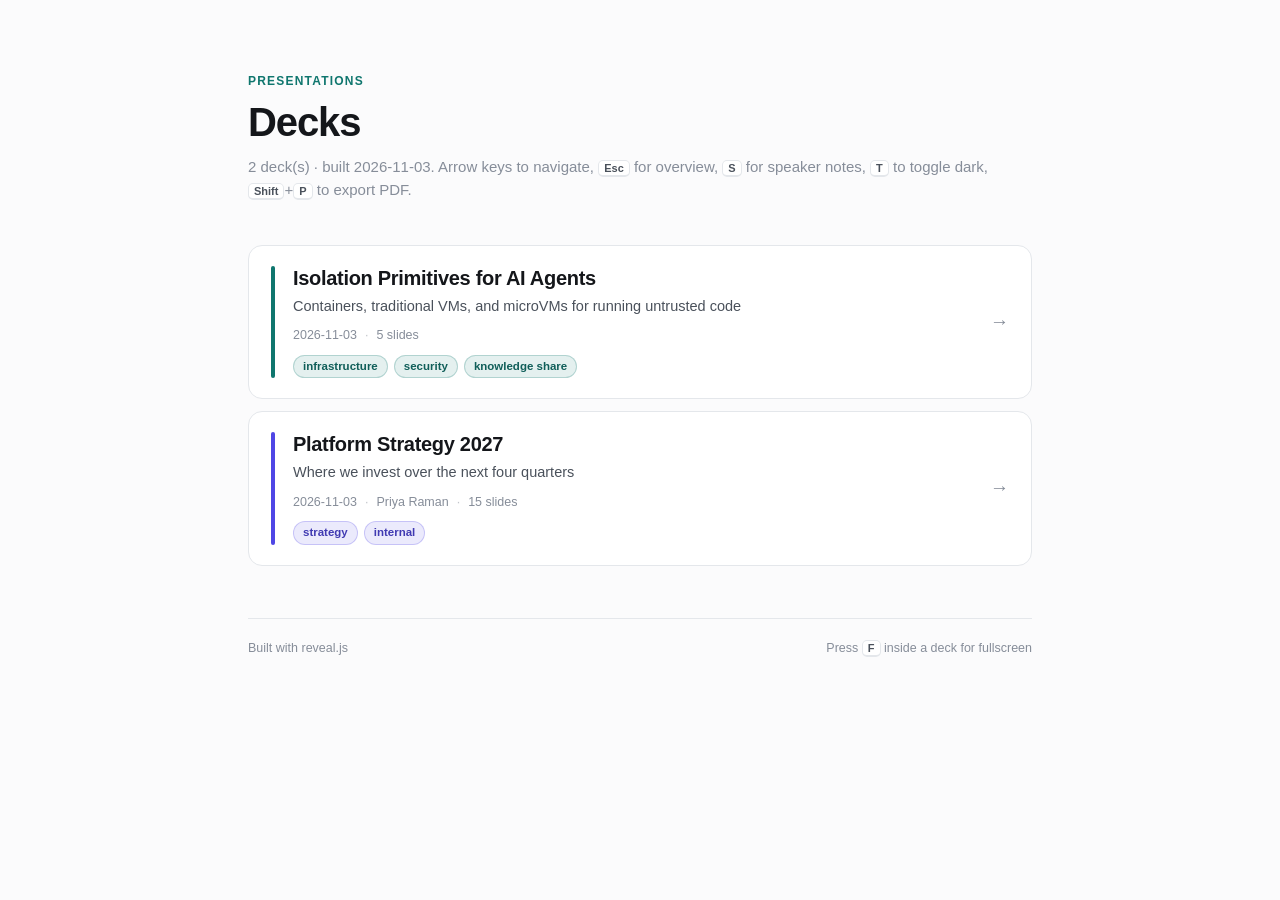
<file: docs/index.html>
<!DOCTYPE html>
<html lang="en">
  <head>
    <meta charset="utf-8" />
    <meta name="viewport" content="width=device-width, initial-scale=1" />
    <title>Decks</title>
    <meta name="description" content="HTML presentation decks" />
    <style>
      :root {
        --accent: #0f766e;
        --bg: #fbfbfc;
        --surface: #ffffff;
        --ink: #14161a;
        --ink-2: #4a515b;
        --ink-3: #868d99;
        --line: #e4e7eb;
        --radius: 14px;
        --font-sans: ui-sans-serif, -apple-system, BlinkMacSystemFont, "Segoe UI",
          Inter, Roboto, "Helvetica Neue", Arial, sans-serif;
        --font-mono: ui-monospace, "SF Mono", SFMono-Regular, Menlo, Consolas, monospace;
      }
      @media (prefers-color-scheme: dark) {
        :root {
          --bg: #0e1014;
          --surface: #171b21;
          --ink: #f2f4f7;
          --ink-2: #bfc6d0;
          --ink-3: #828a97;
          --line: #262b33;
        }
      }

      * { box-sizing: border-box; }
      html { -webkit-text-size-adjust: 100%; }
      body {
        margin: 0;
        padding: 0;
        font-family: var(--font-sans);
        background: var(--bg);
        color: var(--ink);
        -webkit-font-smoothing: antialiased;
        line-height: 1.5;
      }

      .wrap { max-width: 840px; margin: 0 auto; padding: 72px 28px 96px; }

      header { margin-bottom: 44px; }
      .kicker {
        font-size: 12px;
        font-weight: 650;
        letter-spacing: 0.1em;
        text-transform: uppercase;
        color: var(--accent);
        margin: 0 0 10px;
      }
      h1 {
        font-size: 40px;
        letter-spacing: -0.028em;
        font-weight: 660;
        margin: 0;
        line-height: 1.1;
      }
      header p {
        margin: 12px 0 0;
        color: var(--ink-3);
        font-size: 15px;
      }

      .list { display: flex; flex-direction: column; gap: 12px; }

      .g-card {
        display: flex;
        align-items: stretch;
        gap: 18px;
        padding: 20px 22px;
        background: var(--surface);
        border: 1px solid var(--line);
        border-radius: var(--radius);
        text-decoration: none;
        color: inherit;
        transition: border-color 0.16s ease, transform 0.16s ease,
          box-shadow 0.16s ease;
      }
      .g-card:hover {
        border-color: color-mix(in srgb, var(--accent) 45%, var(--line));
        transform: translateY(-2px);
        box-shadow: 0 10px 28px -14px rgba(16, 18, 22, 0.28);
      }

      .g-swatch {
        flex: none;
        width: 4px;
        border-radius: 999px;
        background: var(--accent);
      }
      .g-main { flex: 1 1 auto; min-width: 0; }

      .g-card h2 {
        font-size: 20px;
        font-weight: 620;
        letter-spacing: -0.015em;
        margin: 0;
        line-height: 1.25;
      }
      .g-sub {
        margin: 5px 0 0;
        color: var(--ink-2);
        font-size: 14.5px;
        line-height: 1.4;
      }
      .g-meta {
        display: flex;
        align-items: center;
        gap: 8px;
        flex-wrap: wrap;
        margin-top: 10px;
        font-size: 12.5px;
        color: var(--ink-3);
      }
      .g-meta .sep { opacity: 0.5; }
      .g-tags { display: flex; gap: 6px; flex-wrap: wrap; margin-top: 10px; }
      .g-tags:empty { display: none; }
      .tag {
        font-size: 11.5px;
        font-weight: 550;
        padding: 2px 9px;
        border-radius: 999px;
        background: color-mix(in srgb, var(--accent) 11%, transparent);
        color: color-mix(in srgb, var(--accent) 75%, var(--ink));
        border: 1px solid color-mix(in srgb, var(--accent) 24%, transparent);
      }
      .g-arrow {
        flex: none;
        align-self: center;
        font-size: 19px;
        color: var(--ink-3);
        transition: transform 0.16s ease, color 0.16s ease;
      }
      .g-card:hover .g-arrow { transform: translateX(3px); color: var(--accent); }

      .empty {
        padding: 36px 24px;
        border: 1px dashed var(--line);
        border-radius: var(--radius);
        color: var(--ink-3);
        text-align: center;
        font-size: 14.5px;
      }
      code {
        font-family: var(--font-mono);
        font-size: 0.88em;
        background: color-mix(in srgb, var(--ink) 7%, transparent);
        padding: 1.5px 5px;
        border-radius: 5px;
      }

      footer {
        margin-top: 52px;
        padding-top: 20px;
        border-top: 1px solid var(--line);
        font-size: 12.5px;
        color: var(--ink-3);
        display: flex;
        justify-content: space-between;
        gap: 16px;
        flex-wrap: wrap;
      }
      kbd {
        font-family: var(--font-sans);
        font-size: 11px;
        font-weight: 600;
        border: 1px solid var(--line);
        border-bottom-width: 2px;
        border-radius: 5px;
        padding: 1px 5px;
        background: var(--surface);
        color: var(--ink-2);
      }

      @media (max-width: 560px) {
        .wrap { padding: 44px 18px 64px; }
        h1 { font-size: 30px; }
      }
    </style>
  </head>
  <body>
    <div class="wrap">
      <header>
        <p class="kicker">Presentations</p>
        <h1>Decks</h1>
        <p>
          2 deck(s) &middot; built 2026-11-03. Arrow keys to navigate,
          <kbd>Esc</kbd> for overview, <kbd>S</kbd> for speaker notes,
          <kbd>T</kbd> to toggle dark, <kbd>Shift</kbd>+<kbd>P</kbd> to export PDF.
        </p>
      </header>

      <main class="list">
        <a class="g-card" href="./agent-isolation-primitives/" style="--accent: #0f766e">
          <span class="g-swatch"></span>
          <span class="g-main">
            <h2>Isolation Primitives for AI Agents</h2>
            <p class="g-sub">Containers, traditional VMs, and microVMs for running untrusted code</p>
            <span class="g-meta"><span>2026-11-03</span><span class="sep">&middot;</span><span>5 slides</span></span>
            <span class="g-tags"><span class="tag">infrastructure</span><span class="tag">security</span><span class="tag">knowledge share</span></span>
          </span>
          <span class="g-arrow">&rarr;</span>
        </a>
        <a class="g-card" href="./platform-strategy-2027/" style="--accent: #4f46e5">
          <span class="g-swatch"></span>
          <span class="g-main">
            <h2>Platform Strategy 2027</h2>
            <p class="g-sub">Where we invest over the next four quarters</p>
            <span class="g-meta"><span>2026-11-03</span><span class="sep">&middot;</span><span>Priya Raman</span><span class="sep">&middot;</span><span>15 slides</span></span>
            <span class="g-tags"><span class="tag">strategy</span><span class="tag">internal</span></span>
          </span>
          <span class="g-arrow">&rarr;</span>
        </a>
      </main>

      <footer>
        <span>Built with reveal.js</span>
        <span>Press <kbd>F</kbd> inside a deck for fullscreen</span>
      </footer>
    </div>
  </body>
</html>
</file>
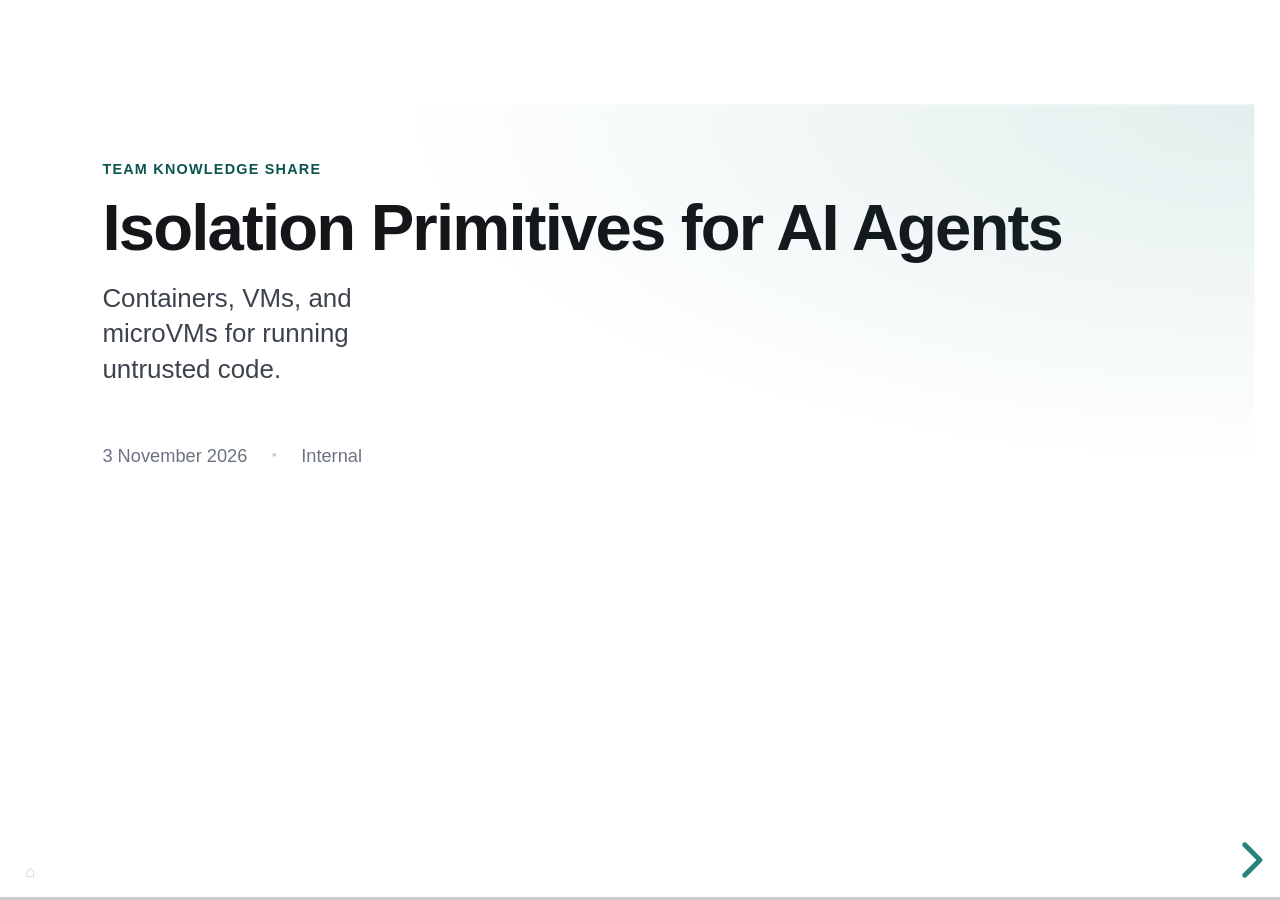
<file: docs/agent-isolation-primitives/index.html>
<!DOCTYPE html>
<html lang="en" data-theme="light">
  <head>
    <meta charset="utf-8" />
    <meta name="viewport" content="width=device-width, initial-scale=1, maximum-scale=1, user-scalable=no" />
    <title>Isolation Primitives for AI Agents</title>
    <meta name="description" content="Team knowledge share comparing namespaces/cgroups, KVM virtual machines, and Rust-based microVMs as isolation boundaries for autonomous AI agents." />
    <meta property="og:title" content="Isolation Primitives for AI Agents" />
    <meta property="og:description" content="Team knowledge share comparing namespaces/cgroups, KVM virtual machines, and Rust-based microVMs as isolation boundaries for autonomous AI agents." />
    <meta property="og:type" content="website" />

    <link rel="stylesheet" href="../assets/vendor/dist/reset.css" />
    <link rel="stylesheet" href="../assets/vendor/dist/reveal.css" />
    <link rel="stylesheet" href="../assets/deck.css" />
    <style>
      :root { --accent: #0f766e; }

    </style>
  </head>
  <body>
    <div class="reveal">
      <div class="slides">
<!-- Isolation Primitives for AI Agents — team knowledge share -->

<section class="l-title">
  <p class="eyebrow">Team knowledge share</p>
  <h1>Isolation Primitives for AI Agents</h1>
  <p class="lede">Containers, VMs, and microVMs for running untrusted code.</p>
  <div class="meta">
    <span>3 November 2026</span>
    <span class="dot"></span>
    <span>Internal</span>
  </div>
</section>

<section class="l-two">
  <div class="s-head">
    <p class="eyebrow">Containers &middot; namespaces &amp; cgroups</p>
    <h2>Isolation that stops at the host kernel</h2>
  </div>
  <div class="s-body">
    <div class="cols">
      <div class="col">
        <h3>How it isolates</h3>
        <ul>
          <li>Linux namespaces (mount, PID, net) for view isolation; cgroups for resource allocation</li>
          <li>Untrusted AI code runs as native host processes, sharing the host kernel</li>
        </ul>
      </div>
      <div class="col">
        <h3>Where it breaks down</h3>
        <ul class="defs">
          <li>
            <span class="d-term">Kernel exposure</span>
            <span class="d-desc">Any kernel vulnerability lets malicious or buggy LLM-generated code gain root on the host.</span>
          </li>
          <li>
            <span class="d-term">Agent limitations</span>
            <span class="d-desc">Strict <code>seccomp</code> syscall filters break the CLI tools agents rely on &mdash; <code>ps</code>, <code>lsof</code>, network debugging.</span>
          </li>
        </ul>
      </div>
    </div>
  </div>
  <p class="footnote">
    <span class="pill plain">Best used for</span>
    Trusted internal microservices, or deterministic read-only tools.
  </p>
  <aside class="notes">
    The tension here is the whole problem. You can harden a container with
    seccomp until it is genuinely difficult to escape &mdash; but the filters
    that make it safe are the same ones that break the debugging tools a coding
    agent needs to do its job. So you end up choosing between an agent that
    works and a container that is safe. Note that the shared kernel means one
    vulnerability is a host compromise, not a container compromise.
  </aside>
</section>

<section class="l-two">
  <div class="s-head">
    <p class="eyebrow">Traditional VMs &middot; KVM / QEMU</p>
    <h2>Hardware-grade isolation, at a cost</h2>
  </div>
  <div class="s-body">
    <div class="cols">
      <div class="col">
        <h3>How it isolates</h3>
        <ul>
          <li>Full hardware virtualization via KVM; each VM gets its own guest kernel and user space</li>
          <li>Enforced at the CPU boundary &mdash; <code>VMX non-root</code> guest versus <code>VMX root</code> host</li>
        </ul>
      </div>
      <div class="col">
        <h3>The trade-off</h3>
        <ul class="defs">
          <li>
            <span class="d-term">Strong isolation</span>
            <span class="d-desc">Host infrastructure stays secure even if the guest kernel is fully compromised.</span>
          </li>
          <li>
            <span class="d-term">Heavy overhead</span>
            <span class="d-desc">Legacy C-based QEMU device emulation means ~40 second cold boots and high idle RAM.</span>
          </li>
        </ul>
      </div>
    </div>
  </div>
  <p class="footnote">
    <span class="pill plain">Best used for</span>
    Legacy multi-tenant cloud workloads where cold-start latency is not time-sensitive.
  </p>
  <aside class="notes">
    The security story here is genuinely good &mdash; this is the boundary the
    public cloud was built on, and a compromised guest kernel does not get you
    the host. The problem is purely operational. Forty seconds is fine when you
    boot a VM once and run it for a month. It is unusable when an agent wants a
    fresh sandbox for every task, which is exactly our access pattern.
  </aside>
</section>

<section class="l-two">
  <div class="s-head">
    <p class="eyebrow">MicroVMs &middot; Firecracker / Cloud Hypervisor</p>
    <h2>Container speed with hardware isolation</h2>
  </div>
  <div class="s-body">
    <div class="cols">
      <div class="col">
        <h3>How it isolates</h3>
        <ul>
          <li>Minimalist virtual machine monitors written in memory-safe <strong>Rust</strong></li>
          <li>Hardware-assisted KVM plus jailed, minimal emulated devices that separate block and net syscall capabilities</li>
        </ul>
      </div>
      <div class="col">
        <h3>Why it fits agents</h3>
        <ul class="defs">
          <li>
            <span class="d-term">Fast and isolated</span>
            <span class="d-desc">Sub-second to &lt;7 second boots with full hardware isolation &mdash; not one or the other.</span>
          </li>
          <li>
            <span class="d-term">State backtracking</span>
            <span class="d-desc">Lightweight guest RAM and read-write disk overlay snapshots let agents checkpoint, recover, and replan.</span>
          </li>
        </ul>
      </div>
    </div>
  </div>
  <p class="footnote">
    <span class="pill">Best used for</span>
    Modern multi-tenant AI agent clouds and untrusted code execution.
  </p>
  <aside class="notes">
    Two things matter here. First, the Rust VMM adds memory safety on top of the
    KVM boundary, so the hypervisor itself is a much smaller attack surface than
    QEMU. Second &mdash; and this is the part people miss &mdash; snapshotting
    is not just a performance feature. An agent that can checkpoint before a
    risky step and roll back after a failure can replan instead of starting
    over. That changes what the agent can safely attempt.
  </aside>
</section>

<section class="dense">
  <div class="s-head">
    <p class="eyebrow">Executive summary</p>
    <h2>MicroVMs remove the security-versus-speed trade-off</h2>
  </div>
  <div class="s-body">
    <table>
      <thead>
        <tr>
          <th>Dimension</th>
          <th>Containers</th>
          <th>Traditional VMs</th>
          <th>MicroVMs</th>
        </tr>
      </thead>
      <tbody>
        <tr>
          <td>Isolation primitive</td>
          <td>OS namespaces &amp; cgroups</td>
          <td>KVM hardware virtualization</td>
          <td><strong>Rust VMM + KVM</strong></td>
        </tr>
        <tr>
          <td>Security boundary</td>
          <td>Shared host kernel &mdash; high risk</td>
          <td>Hardware isolation (KVM)</td>
          <td><strong>Hardware + Rust memory safety</strong></td>
        </tr>
        <tr>
          <td>Boot latency</td>
          <td>Milliseconds</td>
          <td>~40 seconds</td>
          <td><strong>Sub-second to &lt;7 seconds</strong></td>
        </tr>
        <tr>
          <td>State snapshotting</td>
          <td>File / container dumps only</td>
          <td>Heavy, slow disk and RAM export</td>
          <td><strong>Instant RAM + disk overlay restore</strong></td>
        </tr>
        <tr>
          <td>Fit for AI agents</td>
          <td>Poor &mdash; breaks tools or risks host</td>
          <td>Poor &mdash; too slow for agent UX</td>
          <td><strong>Optimal</strong></td>
        </tr>
      </tbody>
    </table>
  </div>
  <p class="footnote">
    <span class="pill">Key takeaway</span>
    MicroVMs eliminate the trade-off between security and responsiveness, making
    them the ideal isolation primitive for autonomous AI agents.
  </p>
  <aside class="notes">
    Read the table down the MicroVM column rather than across. Containers win on
    boot latency alone; VMs win on security alone; microVMs are the only column
    without a disqualifying weakness for our use case. The snapshotting row is
    the one that is easy to skip over and the one that most changes agent design.
    If there is one decision to take away: new untrusted agent workloads should
    default to microVMs, not hardened containers.
  </aside>
</section>

      </div>
    </div>

    <a class="deck-home" href="../" title="All decks" aria-label="All decks">&#8962;</a>

    <script src="../assets/vendor/dist/reveal.js"></script>
    <script src="../assets/vendor/plugin/notes/notes.js"></script>
    <script src="../assets/vendor/plugin/highlight/highlight.js"></script>
    <script src="../assets/vendor/plugin/zoom/zoom.js"></script>
    <script src="../assets/vendor/plugin/search/search.js"></script>
    <script src="../assets/deck.js"></script>
  </body>
</html>
</file>
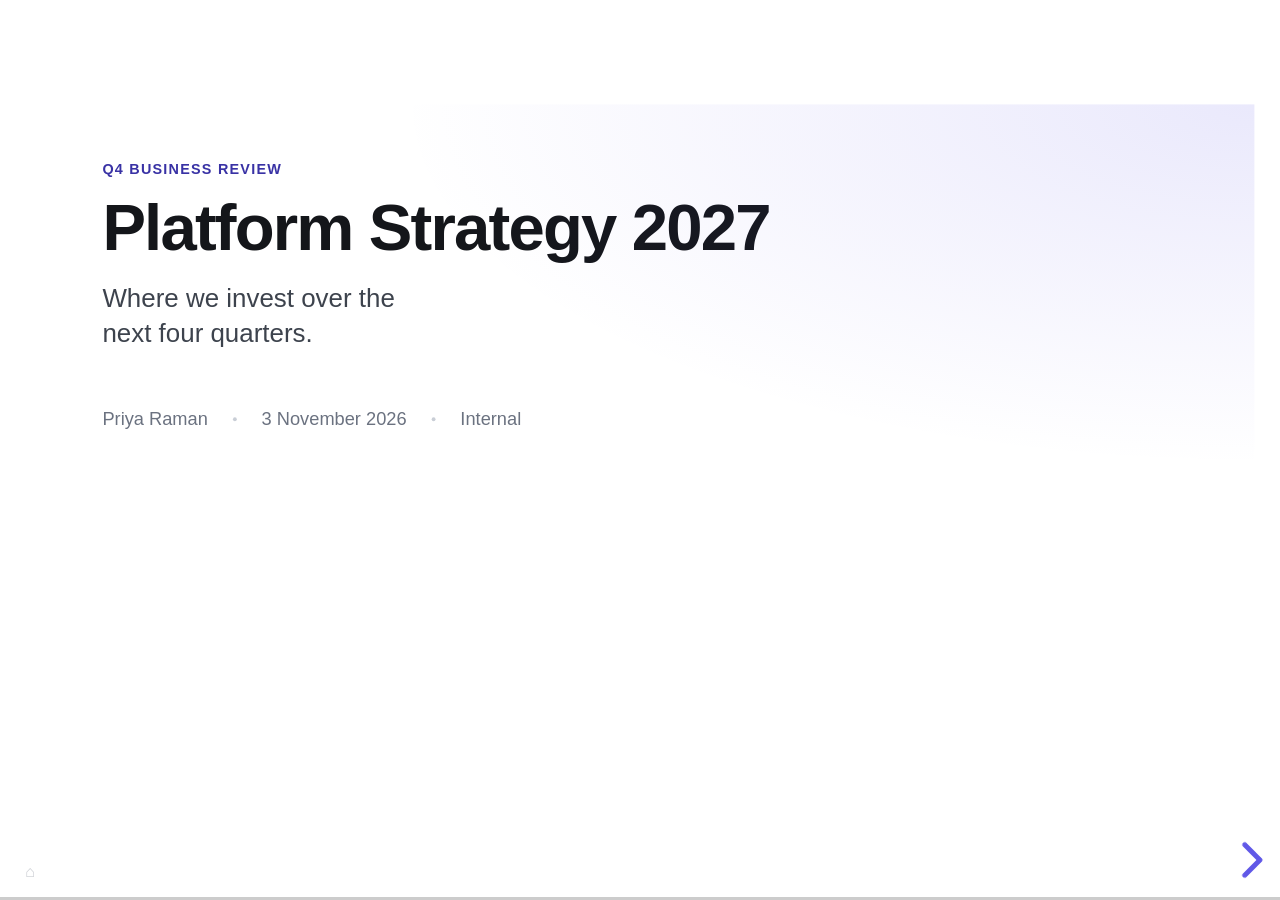
<file: docs/platform-strategy-2027/index.html>
<!DOCTYPE html>
<html lang="en" data-theme="light">
  <head>
    <meta charset="utf-8" />
    <meta name="viewport" content="width=device-width, initial-scale=1, maximum-scale=1, user-scalable=no" />
    <title>Platform Strategy 2027</title>
    <meta name="description" content="FY27 platform investment plan: four priority areas, rollout schedule, and the $2.5M funding ask." />
    <meta property="og:title" content="Platform Strategy 2027" />
    <meta property="og:description" content="FY27 platform investment plan: four priority areas, rollout schedule, and the $2.5M funding ask." />
    <meta property="og:type" content="website" />

    <link rel="stylesheet" href="../assets/vendor/dist/reset.css" />
    <link rel="stylesheet" href="../assets/vendor/dist/reveal.css" />
    <link rel="stylesheet" href="../assets/deck.css" />
    <style>
      :root { --accent: #4f46e5; }

    </style>
  </head>
  <body>
    <div class="reveal">
      <div class="slides">
<!-- Platform Strategy 2027 — generated from outlines/example.md -->

<section class="l-title">
  <p class="eyebrow">Q4 Business Review</p>
  <h1>Platform Strategy 2027</h1>
  <p class="lede">Where we invest over the next four quarters.</p>
  <div class="meta">
    <span>Priya Raman</span>
    <span class="dot"></span>
    <span>3 November 2026</span>
    <span class="dot"></span>
    <span>Internal</span>
  </div>
</section>

<section class="l-section">
  <p class="s-num">Part 01</p>
  <h2>Why now</h2>
  <p class="lede">The buying environment changed underneath us in 2026.</p>
</section>

<section>
  <div class="s-head">
    <p class="eyebrow">Context</p>
    <h2>Three forces reshaped demand</h2>
  </div>
  <div class="s-body">
    <ul>
      <li class="fragment">Enterprise buyers consolidated onto fewer vendors</li>
      <li class="fragment">Procurement cycles stretched from 60 to 110 days</li>
      <li class="fragment">Security review is now the gating step, not pricing</li>
    </ul>
  </div>
  <aside class="notes">
    Consolidation is the one that matters. We are no longer competing on
    features against point solutions &mdash; we are competing to be one of the
    three vendors that survive a procurement review. That reframes the whole
    roadmap conversation, and it is why compliance moves up the priority list.
    Transition: here is how a customer put it.
  </aside>
</section>

<section class="l-quote">
  <blockquote>
    Procurement stopped asking what it costs and started asking who else runs it.
  </blockquote>
  <p class="attrib">
    <span class="a-name">Dana Whitfield</span>
    VP Infrastructure, Northwind Logistics
  </p>
  <aside class="notes">
    Dana said this on the Q3 renewal call. Let it sit for a beat. The point is
    that reference-ability and compliance posture have become the product.
  </aside>
</section>

<section>
  <div class="s-head">
    <p class="eyebrow">Fiscal 2026</p>
    <h2>We beat plan on every headline metric</h2>
  </div>
  <div class="s-body">
    <div class="metrics cols-3">
      <div class="metric up">
        <div class="m-val">34<span class="m-unit">%</span></div>
        <div class="m-label">Revenue growth</div>
        <div class="m-sub">vs. 21% last year</div>
      </div>
      <div class="metric">
        <div class="m-val">1.9<span class="m-unit">M</span></div>
        <div class="m-label">Monthly active seats</div>
        <div class="m-sub">Up from 1.4M</div>
      </div>
      <div class="metric">
        <div class="m-val">112<span class="m-unit">%</span></div>
        <div class="m-label">Net revenue retention</div>
        <div class="m-sub">Target was 108%</div>
      </div>
    </div>
  </div>
  <aside class="notes">
    Growth came from expansion inside existing accounts, not new logos. That is
    healthy, but it means the FY27 number depends on retention holding &mdash;
    which depends on the reliability and compliance work in this deck.
  </aside>
</section>

<section class="l-section">
  <p class="s-num">Part 02</p>
  <h2>What is holding us back</h2>
</section>

<section class="l-big">
  <p class="eyebrow">Cost of the status quo</p>
  <div class="b-val">$4.2M</div>
  <p class="b-label">Annual spend on overlapping tooling that three teams each bought separately.</p>
  <aside class="notes">
    No one decided this. Each purchase was locally rational. The cost is not
    just the dollars &mdash; it is that we have no shared policy layer, so every
    compliance request becomes bespoke engineering work.
  </aside>
</section>

<section class="l-section">
  <p class="s-num">Part 03</p>
  <h2>The proposal</h2>
  <p class="lede">One platform, four investment areas, funded for a year.</p>
</section>

<section>
  <div class="s-head">
    <h2>Four investment areas</h2>
  </div>
  <div class="s-body">
    <div class="cards cols-4">
      <div class="card">
        <div class="c-icon">&#9881;</div>
        <h3>Reliability</h3>
        <p>Cut p99 latency and clear the top three incident classes.</p>
      </div>
      <div class="card">
        <div class="c-icon">&#9889;</div>
        <h3>Onboarding</h3>
        <p>Self-serve setup under ten minutes, no solutions engineer.</p>
      </div>
      <div class="card accent">
        <div class="c-icon">&#128274;</div>
        <h3>Compliance</h3>
        <p>SOC 2 Type II and EU data residency.</p>
      </div>
      <div class="card">
        <div class="c-icon">&#128202;</div>
        <h3>Insight</h3>
        <p>Usage analytics customers can act on unaided.</p>
      </div>
    </div>
  </div>
  <aside class="notes">
    Compliance is highlighted because it is the one with an external deadline
    and the one that unblocks the EU pipeline. The other three are important but
    schedulable. If we can only fund two, fund compliance and reliability.
  </aside>
</section>

<section class="l-two">
  <div class="s-head">
    <h2>Build versus buy</h2>
  </div>
  <div class="s-body">
    <div class="cols">
      <div class="col">
        <h3>What we build</h3>
        <ul>
          <li>Ingest and transform pipeline</li>
          <li>Policy engine</li>
        </ul>
      </div>
      <div class="col">
        <h3>What we buy</h3>
        <ul>
          <li>Identity and SSO</li>
          <li>Billing and invoicing</li>
        </ul>
      </div>
    </div>
  </div>
  <aside class="notes">
    The test is whether a customer would ever ask us about it in a deal. They
    ask about our pipeline and our policy model; they never ask whose SSO we
    use. Build what differentiates, buy what is table stakes.
  </aside>
</section>

<section class="dense">
  <div class="s-head">
    <h2>Spend by team</h2>
  </div>
  <div class="s-body">
    <table>
      <thead>
        <tr><th>Team</th><th class="num">FY26</th><th class="num">FY27 ask</th></tr>
      </thead>
      <tbody>
        <tr><td>Platform</td><td class="num">$1.2M</td><td class="num">$1.6M</td></tr>
        <tr><td>Data</td><td class="num">$0.8M</td><td class="num">$0.9M</td></tr>
        <tr class="total"><td>Total</td><td class="num">$2.0M</td><td class="num">$2.5M</td></tr>
      </tbody>
    </table>
  </div>
  <p class="footnote">Excludes headcount. Source: finance plan v4.</p>
  <aside class="notes">
    The $500K delta is almost entirely the compliance work: audit fees, the
    residency build, and one senior hire. Data's increase is cloud spend
    tracking seat growth, not new scope.
  </aside>
</section>

<section class="l-section">
  <p class="s-num">Part 04</p>
  <h2>Rollout</h2>
</section>

<section>
  <div class="s-head">
    <h2>Four quarters, gated on real usage</h2>
  </div>
  <div class="s-body">
    <div class="timeline">
      <div class="tl-row">
        <div class="tl-when">Q1 2027</div>
        <div class="tl-what">
          <h3>Internal dogfood</h3>
          <p>Two teams, feature-flagged, no external traffic.</p>
        </div>
      </div>
      <div class="tl-row">
        <div class="tl-when">Q2 2027</div>
        <div class="tl-what">
          <h3>Design partners</h3>
          <p>Six accounts under NDA with weekly feedback calls.</p>
        </div>
      </div>
      <div class="tl-row">
        <div class="tl-when">Q3 2027</div>
        <div class="tl-what">
          <h3>General availability</h3>
          <p>Open in both US and EU regions.</p>
        </div>
      </div>
      <div class="tl-row">
        <div class="tl-when">Q4 2027</div>
        <div class="tl-what">
          <h3>Legacy sunset</h3>
          <p>Deprecate the three overlapping tool contracts.</p>
        </div>
      </div>
    </div>
  </div>
  <aside class="notes">
    Each gate is a real decision point, not a status update. If design partners
    are not renewing by end of Q2, we do not open GA in Q3. The Q4 sunset is
    where the $4.2M starts coming back.
  </aside>
</section>

<section>
  <div class="s-head">
    <h2>Migrate now or wait a quarter</h2>
  </div>
  <div class="s-body">
    <div class="compare">
      <div class="cmp pro">
        <h3>&#10003; Migrate now</h3>
        <ul>
          <li>Unblocks the EU launch in Q2</li>
          <li>One freeze window instead of two</li>
        </ul>
      </div>
      <div class="cmp">
        <h3>&#10007; Wait a quarter</h3>
        <ul>
          <li>Needs a second freeze in Q3</li>
          <li>EU launch slips a full quarter</li>
        </ul>
      </div>
    </div>
  </div>
  <aside class="notes">
    The freeze window is the real argument. Every freeze costs us roughly three
    weeks of shipping across all teams. Doing it once is the cheaper path even
    though it feels more aggressive.
  </aside>
</section>

<section class="l-end">
  <h2>What we need from you today</h2>
  <div class="contact">
    <span>Approve the $2.5M platform envelope</span>
    <span>Name an executive sponsor for EU data residency</span>
    <span class="muted small">priya@example.com</span>
  </div>
  <aside class="notes">
    Make both asks explicit, then stop talking and let them respond. The sponsor
    ask matters as much as the money &mdash; the residency work needs someone
    who can clear legal and procurement blockers quickly.
  </aside>
</section>

      </div>
    </div>

    <a class="deck-home" href="../" title="All decks" aria-label="All decks">&#8962;</a>

    <script src="../assets/vendor/dist/reveal.js"></script>
    <script src="../assets/vendor/plugin/notes/notes.js"></script>
    <script src="../assets/vendor/plugin/highlight/highlight.js"></script>
    <script src="../assets/vendor/plugin/zoom/zoom.js"></script>
    <script src="../assets/vendor/plugin/search/search.js"></script>
    <script src="../assets/deck.js"></script>
  </body>
</html>
</file>
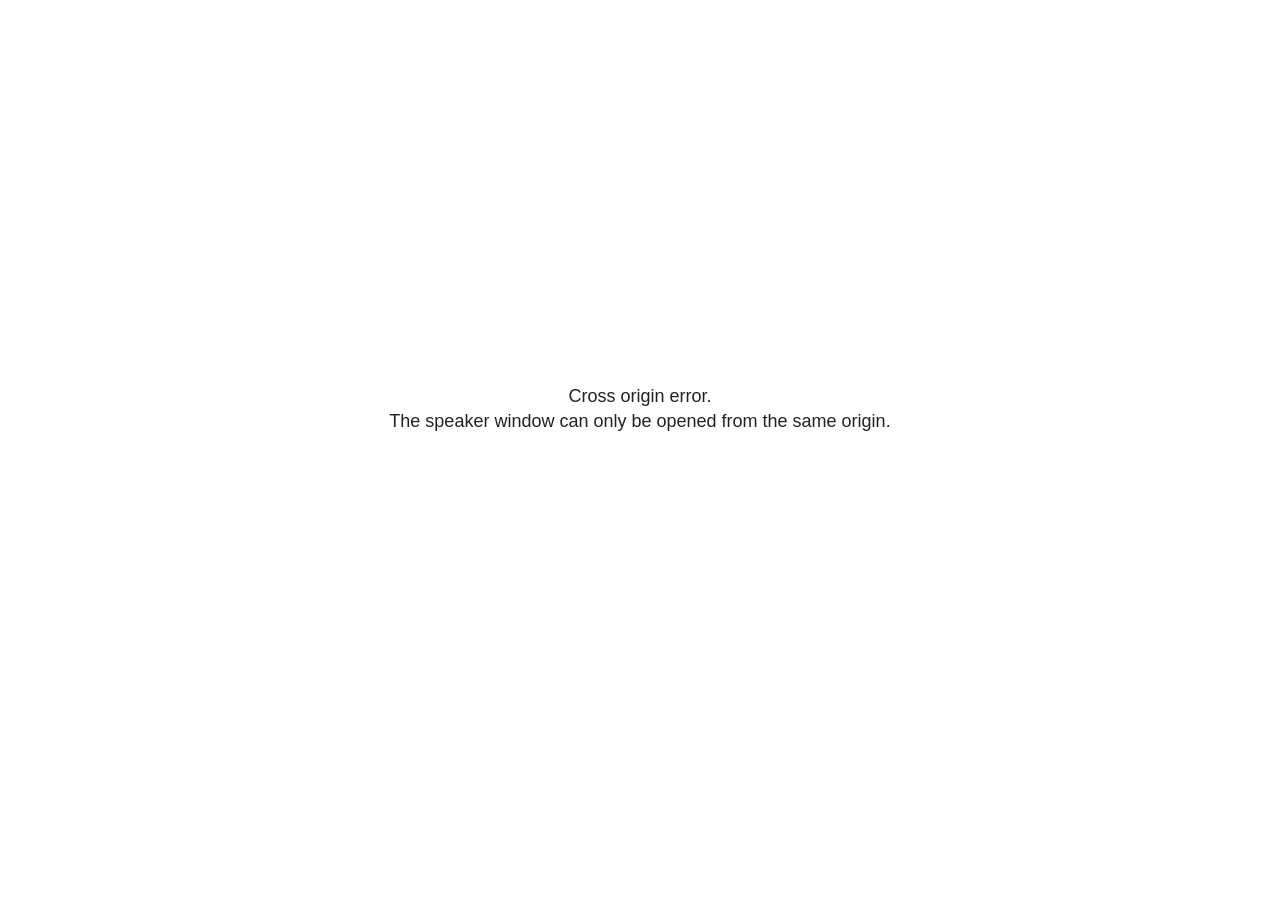
<file: framework/vendor/plugin/notes/speaker-view.html>
<!--
	NOTE: You need to build the notes plugin after making changes to this file.
-->
<html lang="en">
	<head>
		<meta charset="utf-8">

		<title>reveal.js - Speaker View</title>

		<style>
			body {
				font-family: Helvetica;
				font-size: 18px;
			}

			#current-slide,
			#upcoming-slide,
			#speaker-controls {
				padding: 6px;
				box-sizing: border-box;
				-moz-box-sizing: border-box;
			}

			#current-slide iframe,
			#upcoming-slide iframe {
				width: 100%;
				height: 100%;
				border: 1px solid #ddd;
			}

			#current-slide .label,
			#upcoming-slide .label {
				position: absolute;
				top: 10px;
				left: 10px;
				z-index: 2;
			}

			#connection-status {
				position: absolute;
				top: 0;
				left: 0;
				width: 100%;
				height: 100%;
				z-index: 20;
				padding: 30% 20% 20% 20%;
				font-size: 18px;
				color: #222;
				background: #fff;
				text-align: center;
				box-sizing: border-box;
				line-height: 1.4;
			}

			.overlay-element {
				height: 34px;
				line-height: 34px;
				padding: 0 10px;
				text-shadow: none;
				background: rgba( 220, 220, 220, 0.8 );
				color: #222;
				font-size: 14px;
			}

			.overlay-element.interactive:hover {
				background: rgba( 220, 220, 220, 1 );
			}

			#current-slide {
				position: absolute;
				width: 60%;
				height: 100%;
				top: 0;
				left: 0;
				padding-right: 0;
			}

			#upcoming-slide {
				position: absolute;
				width: 40%;
				height: 40%;
				right: 0;
				top: 0;
			}

			/* Speaker controls */
			#speaker-controls {
				position: absolute;
				top: 40%;
				right: 0;
				width: 40%;
				height: 60%;
				overflow: auto;
				font-size: 18px;
			}

				.speaker-controls-time.hidden,
				.speaker-controls-notes.hidden {
					display: none;
				}

				.speaker-controls-time .label,
				.speaker-controls-pace .label,
				.speaker-controls-notes .label {
					text-transform: uppercase;
					font-weight: normal;
					font-size: 0.66em;
					color: #666;
					margin: 0;
				}

				.speaker-controls-time, .speaker-controls-pace {
					border-bottom: 1px solid rgba( 200, 200, 200, 0.5 );
					margin-bottom: 10px;
					padding: 10px 16px;
					padding-bottom: 20px;
					cursor: pointer;
				}

				.speaker-controls-time .reset-button {
					opacity: 0;
					float: right;
					color: #666;
					text-decoration: none;
				}
				.speaker-controls-time:hover .reset-button {
					opacity: 1;
				}

				.speaker-controls-time .timer,
				.speaker-controls-time .clock {
					width: 50%;
				}

				.speaker-controls-time .timer,
				.speaker-controls-time .clock,
				.speaker-controls-time .pacing .hours-value,
				.speaker-controls-time .pacing .minutes-value,
				.speaker-controls-time .pacing .seconds-value {
					font-size: 1.9em;
				}

				.speaker-controls-time .timer {
					float: left;
				}

				.speaker-controls-time .clock {
					float: right;
					text-align: right;
				}

				.speaker-controls-time span.mute {
					opacity: 0.3;
				}

				.speaker-controls-time .pacing-title {
					margin-top: 5px;
				}

				.speaker-controls-time .pacing.ahead {
					color: blue;
				}

				.speaker-controls-time .pacing.on-track {
					color: green;
				}

				.speaker-controls-time .pacing.behind {
					color: red;
				}

				.speaker-controls-notes {
					padding: 10px 16px;
				}

				.speaker-controls-notes .value {
					margin-top: 5px;
					line-height: 1.4;
					font-size: 1.2em;
				}

			/* Layout selector */
			#speaker-layout {
				position: absolute;
				top: 10px;
				right: 10px;
				color: #222;
				z-index: 10;
			}
				#speaker-layout select {
					position: absolute;
					width: 100%;
					height: 100%;
					top: 0;
					left: 0;
					border: 0;
					box-shadow: 0;
					cursor: pointer;
					opacity: 0;

					font-size: 1em;
					background-color: transparent;

					-moz-appearance: none;
					-webkit-appearance: none;
					-webkit-tap-highlight-color: rgba(0, 0, 0, 0);
				}

				#speaker-layout select:focus {
					outline: none;
					box-shadow: none;
				}

			.clear {
				clear: both;
			}

			/* Speaker layout: Wide */
			body[data-speaker-layout="wide"] #current-slide,
			body[data-speaker-layout="wide"] #upcoming-slide {
				width: 50%;
				height: 45%;
				padding: 6px;
			}

			body[data-speaker-layout="wide"] #current-slide {
				top: 0;
				left: 0;
			}

			body[data-speaker-layout="wide"] #upcoming-slide {
				top: 0;
				left: 50%;
			}

			body[data-speaker-layout="wide"] #speaker-controls {
				top: 45%;
				left: 0;
				width: 100%;
				height: 50%;
				font-size: 1.25em;
			}

			/* Speaker layout: Tall */
			body[data-speaker-layout="tall"] #current-slide,
			body[data-speaker-layout="tall"] #upcoming-slide {
				width: 45%;
				height: 50%;
				padding: 6px;
			}

			body[data-speaker-layout="tall"] #current-slide {
				top: 0;
				left: 0;
			}

			body[data-speaker-layout="tall"] #upcoming-slide {
				top: 50%;
				left: 0;
			}

			body[data-speaker-layout="tall"] #speaker-controls {
				padding-top: 40px;
				top: 0;
				left: 45%;
				width: 55%;
				height: 100%;
				font-size: 1.25em;
			}

			/* Speaker layout: Notes only */
			body[data-speaker-layout="notes-only"] #current-slide,
			body[data-speaker-layout="notes-only"] #upcoming-slide {
				display: none;
			}

			body[data-speaker-layout="notes-only"] #speaker-controls {
				padding-top: 40px;
				top: 0;
				left: 0;
				width: 100%;
				height: 100%;
				font-size: 1.25em;
			}

			@media screen and (max-width: 1080px) {
				body[data-speaker-layout="default"] #speaker-controls {
					font-size: 16px;
				}
			}

			@media screen and (max-width: 900px) {
				body[data-speaker-layout="default"] #speaker-controls {
					font-size: 14px;
				}
			}

			@media screen and (max-width: 800px) {
				body[data-speaker-layout="default"] #speaker-controls {
					font-size: 12px;
				}
			}

		</style>
	</head>

	<body>

		<div id="connection-status">Loading speaker view...</div>

		<div id="current-slide"></div>
		<div id="upcoming-slide"><span class="overlay-element label">Upcoming</span></div>
		<div id="speaker-controls">
			<div class="speaker-controls-time">
				<h4 class="label">Time <span class="reset-button">Click to Reset</span></h4>
				<div class="clock">
					<span class="clock-value">0:00 AM</span>
				</div>
				<div class="timer">
					<span class="hours-value">00</span><span class="minutes-value">:00</span><span class="seconds-value">:00</span>
				</div>
				<div class="clear"></div>

				<h4 class="label pacing-title" style="display: none">Pacing – Time to finish current slide</h4>
				<div class="pacing" style="display: none">
					<span class="hours-value">00</span><span class="minutes-value">:00</span><span class="seconds-value">:00</span>
				</div>
			</div>

			<div class="speaker-controls-notes hidden">
				<h4 class="label">Notes</h4>
				<div class="value"></div>
			</div>
		</div>
		<div id="speaker-layout" class="overlay-element interactive">
			<span class="speaker-layout-label"></span>
			<select class="speaker-layout-dropdown"></select>
		</div>

		<script>

			(function() {

				var notes,
					notesValue,
					currentState,
					currentSlide,
					upcomingSlide,
					layoutLabel,
					layoutDropdown,
					pendingCalls = {},
					lastRevealApiCallId = 0,
					connected = false

				var connectionStatus = document.querySelector( '#connection-status' );

				var SPEAKER_LAYOUTS = {
					'default': 'Default',
					'wide': 'Wide',
					'tall': 'Tall',
					'notes-only': 'Notes only'
				};

				setupLayout();

				let openerOrigin;

				try {
					openerOrigin = window.opener.location.origin;
				}
				catch ( error ) { console.warn( error ) }

				// In order to prevent XSS, the speaker view will only run if its
				// opener has the same origin as itself
				if( window.location.origin !== openerOrigin ) {
					connectionStatus.innerHTML = 'Cross origin error.<br>The speaker window can only be opened from the same origin.';
					return;
				}

				var connectionTimeout = setTimeout( function() {
					connectionStatus.innerHTML = 'Error connecting to main window.<br>Please try closing and reopening the speaker view.';
				}, 5000 );

				window.addEventListener( 'message', function( event ) {

					// Validate the origin of all messages to avoid parsing messages
					// that aren't meant for us. Ignore when running off file:// so
					// that the speaker view continues to work without a web server.
					if( window.location.origin !== event.origin && window.location.origin !== 'file://' ) {
						return
					}

					clearTimeout( connectionTimeout );
					connectionStatus.style.display = 'none';

					var data = JSON.parse( event.data );

					// The overview mode is only useful to the reveal.js instance
					// where navigation occurs so we don't sync it
					if( data.state ) delete data.state.overview;

					// Messages sent by the notes plugin inside of the main window
					if( data && data.namespace === 'reveal-notes' ) {
						if( data.type === 'connect' ) {
							handleConnectMessage( data );
						}
						else if( data.type === 'state' ) {
							handleStateMessage( data );
						}
						else if( data.type === 'return' ) {
							pendingCalls[data.callId](data.result);
							delete pendingCalls[data.callId];
						}
					}
					// Messages sent by the reveal.js inside of the current slide preview
					else if( data && data.namespace === 'reveal' ) {
						const supportedEvents = [
							'slidechanged',
							'fragmentshown',
							'fragmenthidden',
							'paused',
							'resumed',
							'previewiframe',
							'previewimage',
							'previewvideo',
							'closeoverlay'
						];

						if( /ready/.test( data.eventName ) ) {
							// Send a message back to notify that the handshake is complete
							window.opener.postMessage( JSON.stringify({ namespace: 'reveal-notes', type: 'connected'} ), '*' );
						}
						else if( supportedEvents.includes( data.eventName ) && currentState !== JSON.stringify( data.state ) ) {
							dispatchStateToMainWindow( data.state );
						}
					}

				} );

				/**
				 * Updates the presentation in the main window to match the state
				 * of the presentation in the notes window.
				 */
				const dispatchStateToMainWindow = debounce(( state ) => {
					window.opener.postMessage( JSON.stringify({ method: 'setState', args: [ state ]} ), '*' );
				}, 500);

				/**
				 * Asynchronously calls the Reveal.js API of the main frame.
				 */
				function callRevealApi( methodName, methodArguments, callback ) {

					var callId = ++lastRevealApiCallId;
					pendingCalls[callId] = callback;
					window.opener.postMessage( JSON.stringify( {
						namespace: 'reveal-notes',
						type: 'call',
						callId: callId,
						methodName: methodName,
						arguments: methodArguments
					} ), '*' );

				}

				/**
				 * Called when the main window is trying to establish a
				 * connection.
				 */
				function handleConnectMessage( data ) {

					if( connected === false ) {
						connected = true;

						setupIframes( data );
						setupKeyboard();
						setupNotes();
						setupTimer();
						setupHeartbeat();
					}

				}

				/**
				 * Called when the main window sends an updated state.
				 */
				function handleStateMessage( data ) {

					// Store the most recently set state to avoid circular loops
					// applying the same state
					currentState = JSON.stringify( data.state );

					// No need for updating the notes in case of fragment changes
					if ( data.notes ) {
						notes.classList.remove( 'hidden' );
						notesValue.style.whiteSpace = data.whitespace;
						if( data.markdown ) {
							notesValue.innerHTML = marked( data.notes );
						}
						else {
							notesValue.innerHTML = data.notes;
						}
					}
					else {
						notes.classList.add( 'hidden' );
					}

					// Don't show lightboxes in the upcoming slide
					const { previewVideo, previewImage, previewIframe, ...upcomingState } = data.state;

					// Update the note slides
					currentSlide.contentWindow.postMessage( JSON.stringify({ method: 'setState', args: [ data.state ] }), '*' );
					upcomingSlide.contentWindow.postMessage( JSON.stringify({ method: 'setState', args: [ upcomingState ] }), '*' );
					upcomingSlide.contentWindow.postMessage( JSON.stringify({ method: 'next' }), '*' );

				}

				// Limit to max one state update per X ms
				handleStateMessage = debounce( handleStateMessage, 200 );

				/**
				 * Forward keyboard events to the current slide window.
				 * This enables keyboard events to work even if focus
				 * isn't set on the current slide iframe.
				 *
				 * Block F5 default handling, it reloads and disconnects
				 * the speaker notes window.
				 */
				function setupKeyboard() {

					document.addEventListener( 'keydown', function( event ) {
						if( event.keyCode === 116 || ( event.metaKey && event.keyCode === 82 ) ) {
							event.preventDefault();
							return false;
						}
						currentSlide.contentWindow.postMessage( JSON.stringify({ method: 'triggerKey', args: [ event.keyCode ] }), '*' );
					} );

				}

				/**
				 * Creates the preview iframes.
				 */
				function setupIframes( data ) {

					var params = [
						'receiver',
						'progress=false',
						'history=false',
						'transition=none',
						'autoSlide=0',
						'backgroundTransition=none'
					].join( '&' );

					var urlSeparator = /\?/.test(data.url) ? '&' : '?';
					var hash = '#/' + data.state.indexh + '/' + data.state.indexv;
					var currentURL = data.url + urlSeparator + params + '&scrollActivationWidth=false&postMessageEvents=true' + hash;
					var upcomingURL = data.url + urlSeparator + params + '&scrollActivationWidth=false&controls=false' + hash;

					currentSlide = document.createElement( 'iframe' );
					currentSlide.setAttribute( 'width', 1280 );
					currentSlide.setAttribute( 'height', 1024 );
					currentSlide.setAttribute( 'src', currentURL );
					document.querySelector( '#current-slide' ).appendChild( currentSlide );

					upcomingSlide = document.createElement( 'iframe' );
					upcomingSlide.setAttribute( 'width', 640 );
					upcomingSlide.setAttribute( 'height', 512 );
					upcomingSlide.setAttribute( 'src', upcomingURL );
					document.querySelector( '#upcoming-slide' ).appendChild( upcomingSlide );

				}

				/**
				 * Setup the notes UI.
				 */
				function setupNotes() {

					notes = document.querySelector( '.speaker-controls-notes' );
					notesValue = document.querySelector( '.speaker-controls-notes .value' );

				}

				/**
				 * We send out a heartbeat at all times to ensure we can
				 * reconnect with the main presentation window after reloads.
				 */
				function setupHeartbeat() {

					setInterval( () => {
						window.opener.postMessage( JSON.stringify({ namespace: 'reveal-notes', type: 'heartbeat'} ), '*' );
					}, 1000 );

				}

				function getTimings( callback ) {

					callRevealApi( 'getSlidesAttributes', [], function ( slideAttributes ) {
						callRevealApi( 'getConfig', [], function ( config ) {
							var totalTime = config.totalTime;
							var minTimePerSlide = config.minimumTimePerSlide || 0;
							var defaultTiming = config.defaultTiming;
							if ((defaultTiming == null) && (totalTime == null)) {
								callback(null);
								return;
							}
							// Setting totalTime overrides defaultTiming
							if (totalTime) {
								defaultTiming = 0;
							}
							var timings = [];
							for ( var i in slideAttributes ) {
								var slide = slideAttributes[ i ];
								var timing = defaultTiming;
								if( slide.hasOwnProperty( 'data-timing' )) {
									var t = slide[ 'data-timing' ];
									timing = parseInt(t);
									if( isNaN(timing) ) {
										console.warn("Could not parse timing '" + t + "' of slide " + i + "; using default of " + defaultTiming);
										timing = defaultTiming;
									}
								}
								timings.push(timing);
							}
							if ( totalTime ) {
								// After we've allocated time to individual slides, we summarize it and
								// subtract it from the total time
								var remainingTime = totalTime - timings.reduce( function(a, b) { return a + b; }, 0 );
								// The remaining time is divided by the number of slides that have 0 seconds
								// allocated at the moment, giving the average time-per-slide on the remaining slides
								var remainingSlides = (timings.filter( function(x) { return x == 0 }) ).length
								var timePerSlide = Math.round( remainingTime / remainingSlides, 0 )
								// And now we replace every zero-value timing with that average
								timings = timings.map( function(x) { return (x==0 ? timePerSlide : x) } );
							}
							var slidesUnderMinimum = timings.filter( function(x) { return (x < minTimePerSlide) } ).length
							if ( slidesUnderMinimum ) {
								message = "The pacing time for " + slidesUnderMinimum + " slide(s) is under the configured minimum of " + minTimePerSlide + " seconds. Check the data-timing attribute on individual slides, or consider increasing the totalTime or minimumTimePerSlide configuration options (or removing some slides).";
								alert(message);
							}
							callback( timings );
						} );
					} );

				}

				/**
				 * Return the number of seconds allocated for presenting
				 * all slides up to and including this one.
				 */
				function getTimeAllocated( timings, callback ) {

					callRevealApi( 'getSlidePastCount', [], function ( currentSlide ) {
						var allocated = 0;
						for (var i in timings.slice(0, currentSlide + 1)) {
							allocated += timings[i];
						}
						callback( allocated );
					} );

				}

				/**
				 * Create the timer and clock and start updating them
				 * at an interval.
				 */
				function setupTimer() {

					var start = new Date(),
					timeEl = document.querySelector( '.speaker-controls-time' ),
					clockEl = timeEl.querySelector( '.clock-value' ),
					hoursEl = timeEl.querySelector( '.hours-value' ),
					minutesEl = timeEl.querySelector( '.minutes-value' ),
					secondsEl = timeEl.querySelector( '.seconds-value' ),
					pacingTitleEl = timeEl.querySelector( '.pacing-title' ),
					pacingEl = timeEl.querySelector( '.pacing' ),
					pacingHoursEl = pacingEl.querySelector( '.hours-value' ),
					pacingMinutesEl = pacingEl.querySelector( '.minutes-value' ),
					pacingSecondsEl = pacingEl.querySelector( '.seconds-value' );

					var timings = null;
					getTimings( function ( _timings ) {

						timings = _timings;
						if (_timings !== null) {
							pacingTitleEl.style.removeProperty('display');
							pacingEl.style.removeProperty('display');
						}

						// Update once directly
						_updateTimer();

						// Then update every second
						setInterval( _updateTimer, 1000 );

					} );


					function _resetTimer() {

						if (timings == null) {
							start = new Date();
							_updateTimer();
						}
						else {
							// Reset timer to beginning of current slide
							getTimeAllocated( timings, function ( slideEndTimingSeconds ) {
								var slideEndTiming = slideEndTimingSeconds * 1000;
								callRevealApi( 'getSlidePastCount', [], function ( currentSlide ) {
									var currentSlideTiming = timings[currentSlide] * 1000;
									var previousSlidesTiming = slideEndTiming - currentSlideTiming;
									var now = new Date();
									start = new Date(now.getTime() - previousSlidesTiming);
									_updateTimer();
								} );
							} );
						}

					}

					timeEl.addEventListener( 'click', function() {
						_resetTimer();
						return false;
					} );

					function _displayTime( hrEl, minEl, secEl, time) {

						var sign = Math.sign(time) == -1 ? "-" : "";
						time = Math.abs(Math.round(time / 1000));
						var seconds = time % 60;
						var minutes = Math.floor( time / 60 ) % 60 ;
						var hours = Math.floor( time / ( 60 * 60 )) ;
						hrEl.innerHTML = sign + zeroPadInteger( hours );
						if (hours == 0) {
							hrEl.classList.add( 'mute' );
						}
						else {
							hrEl.classList.remove( 'mute' );
						}
						minEl.innerHTML = ':' + zeroPadInteger( minutes );
						if (hours == 0 && minutes == 0) {
							minEl.classList.add( 'mute' );
						}
						else {
							minEl.classList.remove( 'mute' );
						}
						secEl.innerHTML = ':' + zeroPadInteger( seconds );
					}

					function _updateTimer() {

						var diff, hours, minutes, seconds,
						now = new Date();

						diff = now.getTime() - start.getTime();

						clockEl.innerHTML = now.toLocaleTimeString( 'en-US', { hour12: true, hour: '2-digit', minute:'2-digit' } );
						_displayTime( hoursEl, minutesEl, secondsEl, diff );
						if (timings !== null) {
							_updatePacing(diff);
						}

					}

					function _updatePacing(diff) {

						getTimeAllocated( timings, function ( slideEndTimingSeconds ) {
							var slideEndTiming = slideEndTimingSeconds * 1000;

							callRevealApi( 'getSlidePastCount', [], function ( currentSlide ) {
								var currentSlideTiming = timings[currentSlide] * 1000;
								var timeLeftCurrentSlide = slideEndTiming - diff;
								if (timeLeftCurrentSlide < 0) {
									pacingEl.className = 'pacing behind';
								}
								else if (timeLeftCurrentSlide < currentSlideTiming) {
									pacingEl.className = 'pacing on-track';
								}
								else {
									pacingEl.className = 'pacing ahead';
								}
								_displayTime( pacingHoursEl, pacingMinutesEl, pacingSecondsEl, timeLeftCurrentSlide );
							} );
						} );
					}

				}

				/**
				 * Sets up the speaker view layout and layout selector.
				 */
				function setupLayout() {

					layoutDropdown = document.querySelector( '.speaker-layout-dropdown' );
					layoutLabel = document.querySelector( '.speaker-layout-label' );

					// Render the list of available layouts
					for( var id in SPEAKER_LAYOUTS ) {
						var option = document.createElement( 'option' );
						option.setAttribute( 'value', id );
						option.textContent = SPEAKER_LAYOUTS[ id ];
						layoutDropdown.appendChild( option );
					}

					// Monitor the dropdown for changes
					layoutDropdown.addEventListener( 'change', function( event ) {

						setLayout( layoutDropdown.value );

					}, false );

					// Restore any currently persisted layout
					setLayout( getLayout() );

				}

				/**
				 * Sets a new speaker view layout. The layout is persisted
				 * in local storage.
				 */
				function setLayout( value ) {

					var title = SPEAKER_LAYOUTS[ value ];

					layoutLabel.innerHTML = 'Layout' + ( title ? ( ': ' + title ) : '' );
					layoutDropdown.value = value;

					document.body.setAttribute( 'data-speaker-layout', value );

					// Persist locally
					if( supportsLocalStorage() ) {
						window.localStorage.setItem( 'reveal-speaker-layout', value );
					}

				}

				/**
				 * Returns the ID of the most recently set speaker layout
				 * or our default layout if none has been set.
				 */
				function getLayout() {

					if( supportsLocalStorage() ) {
						var layout = window.localStorage.getItem( 'reveal-speaker-layout' );
						if( layout ) {
							return layout;
						}
					}

					// Default to the first record in the layouts hash
					for( var id in SPEAKER_LAYOUTS ) {
						return id;
					}

				}

				function supportsLocalStorage() {

					try {
						localStorage.setItem('test', 'test');
						localStorage.removeItem('test');
						return true;
					}
					catch( e ) {
						return false;
					}

				}

				function zeroPadInteger( num ) {

					var str = '00' + parseInt( num );
					return str.substring( str.length - 2 );

				}

				/**
				 * Limits the frequency at which a function can be called.
				 */
				function debounce( fn, ms ) {

					var lastTime = 0,
						timeout;

					return function() {

						var args = arguments;
						var context = this;

						clearTimeout( timeout );

						var timeSinceLastCall = Date.now() - lastTime;
						if( timeSinceLastCall > ms ) {
							fn.apply( context, args );
							lastTime = Date.now();
						}
						else {
							timeout = setTimeout( function() {
								fn.apply( context, args );
								lastTime = Date.now();
							}, ms - timeSinceLastCall );
						}

					}

				}

			})();

		</script>
	</body>
</html>
</file>
<file: docs/assets/vendor/dist/reveal.css>
/**
 * reveal.js 5.2.0
 * https://revealjs.com
 * MIT licensed
 *
 * Copyright (C) 2011-2024 Hakim El Hattab, https://hakim.se
 */

.reveal .r-stretch,.reveal .stretch{max-width:none;max-height:none}.reveal pre.r-stretch code,.reveal pre.stretch code{height:100%;max-height:100%;box-sizing:border-box}.reveal .r-fit-text{display:inline-block;white-space:nowrap}.reveal .r-stack{display:grid;grid-template-rows:100%}.reveal .r-stack>*{grid-area:1/1;margin:auto}.reveal .r-hstack,.reveal .r-vstack{display:flex}.reveal .r-hstack img,.reveal .r-hstack video,.reveal .r-vstack img,.reveal .r-vstack video{min-width:0;min-height:0;object-fit:contain}.reveal .r-vstack{flex-direction:column;align-items:center;justify-content:center}.reveal .r-hstack{flex-direction:row;align-items:center;justify-content:center}.reveal .items-stretch{align-items:stretch}.reveal .items-start{align-items:flex-start}.reveal .items-center{align-items:center}.reveal .items-end{align-items:flex-end}.reveal .justify-between{justify-content:space-between}.reveal .justify-around{justify-content:space-around}.reveal .justify-start{justify-content:flex-start}.reveal .justify-center{justify-content:center}.reveal .justify-end{justify-content:flex-end}html.reveal-full-page{width:100%;height:100%;height:100vh;height:calc(var(--vh,1vh) * 100);height:100dvh;overflow:hidden}.reveal-viewport{height:100%;overflow:hidden;position:relative;line-height:1;margin:0;background-color:#fff;color:#000;--r-controls-spacing:12px;--r-overlay-header-height:40px;--r-overlay-margin:0px;--r-overlay-padding:6px;--r-overlay-gap:5px}@media screen and (max-width:1024px),(max-height:768px){.reveal-viewport{--r-overlay-header-height:26px}}.reveal-viewport:fullscreen{top:0!important;left:0!important;width:100%!important;height:100%!important;transform:none!important}.reveal .fragment{transition:all .2s ease}.reveal .fragment:not(.custom){opacity:0;visibility:hidden;will-change:opacity}.reveal .fragment.visible{opacity:1;visibility:inherit}.reveal .fragment.disabled{transition:none}.reveal .fragment.grow{opacity:1;visibility:inherit}.reveal .fragment.grow.visible{transform:scale(1.3)}.reveal .fragment.shrink{opacity:1;visibility:inherit}.reveal .fragment.shrink.visible{transform:scale(.7)}.reveal .fragment.zoom-in{transform:scale(.1)}.reveal .fragment.zoom-in.visible{transform:none}.reveal .fragment.fade-out{opacity:1;visibility:inherit}.reveal .fragment.fade-out.visible{opacity:0;visibility:hidden}.reveal .fragment.semi-fade-out{opacity:1;visibility:inherit}.reveal .fragment.semi-fade-out.visible{opacity:.5;visibility:inherit}.reveal .fragment.strike{opacity:1;visibility:inherit}.reveal .fragment.strike.visible{text-decoration:line-through}.reveal .fragment.fade-up{transform:translate(0,40px)}.reveal .fragment.fade-up.visible{transform:translate(0,0)}.reveal .fragment.fade-down{transform:translate(0,-40px)}.reveal .fragment.fade-down.visible{transform:translate(0,0)}.reveal .fragment.fade-right{transform:translate(-40px,0)}.reveal .fragment.fade-right.visible{transform:translate(0,0)}.reveal .fragment.fade-left{transform:translate(40px,0)}.reveal .fragment.fade-left.visible{transform:translate(0,0)}.reveal .fragment.current-visible,.reveal .fragment.fade-in-then-out{opacity:0;visibility:hidden}.reveal .fragment.current-visible.current-fragment,.reveal .fragment.fade-in-then-out.current-fragment{opacity:1;visibility:inherit}.reveal .fragment.fade-in-then-semi-out{opacity:0;visibility:hidden}.reveal .fragment.fade-in-then-semi-out.visible{opacity:.5;visibility:inherit}.reveal .fragment.fade-in-then-semi-out.current-fragment{opacity:1;visibility:inherit}.reveal .fragment.highlight-blue,.reveal .fragment.highlight-current-blue,.reveal .fragment.highlight-current-green,.reveal .fragment.highlight-current-red,.reveal .fragment.highlight-green,.reveal .fragment.highlight-red{opacity:1;visibility:inherit}.reveal .fragment.highlight-red.visible{color:#ff2c2d}.reveal .fragment.highlight-green.visible{color:#17ff2e}.reveal .fragment.highlight-blue.visible{color:#1b91ff}.reveal .fragment.highlight-current-red.current-fragment{color:#ff2c2d}.reveal .fragment.highlight-current-green.current-fragment{color:#17ff2e}.reveal .fragment.highlight-current-blue.current-fragment{color:#1b91ff}.reveal:after{content:"";font-style:italic}.reveal iframe{z-index:1}.reveal a{position:relative}@keyframes bounce-right{0%,10%,25%,40%,50%{transform:translateX(0)}20%{transform:translateX(10px)}30%{transform:translateX(-5px)}}@keyframes bounce-left{0%,10%,25%,40%,50%{transform:translateX(0)}20%{transform:translateX(-10px)}30%{transform:translateX(5px)}}@keyframes bounce-down{0%,10%,25%,40%,50%{transform:translateY(0)}20%{transform:translateY(10px)}30%{transform:translateY(-5px)}}.reveal .controls{display:none;position:absolute;top:auto;bottom:var(--r-controls-spacing);right:var(--r-controls-spacing);left:auto;z-index:11;color:#000;pointer-events:none;font-size:10px}.reveal .controls button{position:absolute;padding:0;background-color:transparent;border:0;outline:0;cursor:pointer;color:currentColor;transform:scale(.9999);transition:color .2s ease,opacity .2s ease,transform .2s ease;z-index:2;pointer-events:auto;font-size:inherit;visibility:hidden;opacity:0;-webkit-appearance:none;-webkit-tap-highlight-color:transparent}.reveal .controls .controls-arrow:after,.reveal .controls .controls-arrow:before{content:"";position:absolute;top:0;left:0;width:2.6em;height:.5em;border-radius:.25em;background-color:currentColor;transition:all .15s ease,background-color .8s ease;transform-origin:.2em 50%;will-change:transform}.reveal .controls .controls-arrow{position:relative;width:3.6em;height:3.6em}.reveal .controls .controls-arrow:before{transform:translateX(.5em) translateY(1.55em) rotate(45deg)}.reveal .controls .controls-arrow:after{transform:translateX(.5em) translateY(1.55em) rotate(-45deg)}.reveal .controls .controls-arrow:hover:before{transform:translateX(.5em) translateY(1.55em) rotate(40deg)}.reveal .controls .controls-arrow:hover:after{transform:translateX(.5em) translateY(1.55em) rotate(-40deg)}.reveal .controls .controls-arrow:active:before{transform:translateX(.5em) translateY(1.55em) rotate(36deg)}.reveal .controls .controls-arrow:active:after{transform:translateX(.5em) translateY(1.55em) rotate(-36deg)}.reveal .controls .navigate-left{right:6.4em;bottom:3.2em;transform:translateX(-10px)}.reveal .controls .navigate-left.highlight{animation:bounce-left 2s 50 both ease-out}.reveal .controls .navigate-right{right:0;bottom:3.2em;transform:translateX(10px)}.reveal .controls .navigate-right .controls-arrow{transform:rotate(180deg)}.reveal .controls .navigate-right.highlight{animation:bounce-right 2s 50 both ease-out}.reveal .controls .navigate-up{right:3.2em;bottom:6.4em;transform:translateY(-10px)}.reveal .controls .navigate-up .controls-arrow{transform:rotate(90deg)}.reveal .controls .navigate-down{right:3.2em;bottom:-1.4em;padding-bottom:1.4em;transform:translateY(10px)}.reveal .controls .navigate-down .controls-arrow{transform:rotate(-90deg)}.reveal .controls .navigate-down.highlight{animation:bounce-down 2s 50 both ease-out}.reveal .controls[data-controls-back-arrows=faded] .navigate-up.enabled{opacity:.3}.reveal .controls[data-controls-back-arrows=faded] .navigate-up.enabled:hover{opacity:1}.reveal .controls[data-controls-back-arrows=hidden] .navigate-up.enabled{opacity:0;visibility:hidden}.reveal .controls .enabled{visibility:visible;opacity:.9;cursor:pointer;transform:none}.reveal .controls .enabled.fragmented{opacity:.5}.reveal .controls .enabled.fragmented:hover,.reveal .controls .enabled:hover{opacity:1}.reveal:not(.rtl) .controls[data-controls-back-arrows=faded] .navigate-left.enabled{opacity:.3}.reveal:not(.rtl) .controls[data-controls-back-arrows=faded] .navigate-left.enabled:hover{opacity:1}.reveal:not(.rtl) .controls[data-controls-back-arrows=hidden] .navigate-left.enabled{opacity:0;visibility:hidden}.reveal.rtl .controls[data-controls-back-arrows=faded] .navigate-right.enabled{opacity:.3}.reveal.rtl .controls[data-controls-back-arrows=faded] .navigate-right.enabled:hover{opacity:1}.reveal.rtl .controls[data-controls-back-arrows=hidden] .navigate-right.enabled{opacity:0;visibility:hidden}.reveal[data-navigation-mode=linear].has-horizontal-slides .navigate-down,.reveal[data-navigation-mode=linear].has-horizontal-slides .navigate-up{display:none}.reveal:not(.has-vertical-slides) .controls .navigate-left,.reveal[data-navigation-mode=linear].has-horizontal-slides .navigate-left{bottom:1.4em;right:5.5em}.reveal:not(.has-vertical-slides) .controls .navigate-right,.reveal[data-navigation-mode=linear].has-horizontal-slides .navigate-right{bottom:1.4em;right:.5em}.reveal:not(.has-horizontal-slides) .controls .navigate-up{right:1.4em;bottom:5em}.reveal:not(.has-horizontal-slides) .controls .navigate-down{right:1.4em;bottom:.5em}.reveal.has-dark-background .controls{color:#fff}.reveal.has-light-background .controls{color:#000}.reveal.no-hover .controls .controls-arrow:active:before,.reveal.no-hover .controls .controls-arrow:hover:before{transform:translateX(.5em) translateY(1.55em) rotate(45deg)}.reveal.no-hover .controls .controls-arrow:active:after,.reveal.no-hover .controls .controls-arrow:hover:after{transform:translateX(.5em) translateY(1.55em) rotate(-45deg)}@media screen and (min-width:500px){.reveal-viewport{--r-controls-spacing:0.8em}.reveal .controls[data-controls-layout=edges]{top:0;right:0;bottom:0;left:0}.reveal .controls[data-controls-layout=edges] .navigate-down,.reveal .controls[data-controls-layout=edges] .navigate-left,.reveal .controls[data-controls-layout=edges] .navigate-right,.reveal .controls[data-controls-layout=edges] .navigate-up{bottom:auto;right:auto}.reveal .controls[data-controls-layout=edges] .navigate-left{top:50%;left:var(--r-controls-spacing);margin-top:-1.8em}.reveal .controls[data-controls-layout=edges] .navigate-right{top:50%;right:var(--r-controls-spacing);margin-top:-1.8em}.reveal .controls[data-controls-layout=edges] .navigate-up{top:var(--r-controls-spacing);left:50%;margin-left:-1.8em}.reveal .controls[data-controls-layout=edges] .navigate-down{bottom:calc(var(--r-controls-spacing) - 1.4em + .3em);left:50%;margin-left:-1.8em}}.reveal .progress{position:absolute;display:none;height:3px;width:100%;bottom:0;left:0;z-index:10;background-color:rgba(0,0,0,.2);color:#fff}.reveal .progress:after{content:"";display:block;position:absolute;height:10px;width:100%;top:-10px}.reveal .progress span{display:block;height:100%;width:100%;background-color:currentColor;transition:transform .8s cubic-bezier(.26,.86,.44,.985);transform-origin:0 0;transform:scaleX(0)}.reveal .slide-number{position:absolute;display:block;right:8px;bottom:8px;z-index:31;font-family:Helvetica,sans-serif;font-size:12px;line-height:1;color:#fff;background-color:rgba(0,0,0,.4);padding:5px}.reveal .slide-number a{color:currentColor}.reveal .slide-number-delimiter{margin:0 3px}.reveal{position:relative;width:100%;height:100%;overflow:hidden;touch-action:pinch-zoom}.reveal.embedded{touch-action:pan-y}.reveal.embedded.is-vertical-slide{touch-action:none}.reveal .slides{position:absolute;width:100%;height:100%;top:0;right:0;bottom:0;left:0;margin:auto;pointer-events:none;overflow:visible;z-index:1;text-align:center;perspective:600px;perspective-origin:50% 40%}.reveal .slides>section{perspective:600px}.reveal .slides>section,.reveal .slides>section>section{display:none;position:absolute;width:100%;pointer-events:auto;z-index:10;transform-style:flat;transition:transform-origin .8s cubic-bezier(.26,.86,.44,.985),transform .8s cubic-bezier(.26,.86,.44,.985),visibility .8s cubic-bezier(.26,.86,.44,.985),opacity .8s cubic-bezier(.26,.86,.44,.985)}.reveal[data-transition-speed=fast] .slides section{transition-duration:.4s}.reveal[data-transition-speed=slow] .slides section{transition-duration:1.2s}.reveal .slides section[data-transition-speed=fast]{transition-duration:.4s}.reveal .slides section[data-transition-speed=slow]{transition-duration:1.2s}.reveal .slides>section.stack{padding-top:0;padding-bottom:0;pointer-events:none;height:100%}.reveal .slides>section.present,.reveal .slides>section>section.present{display:block;z-index:11;opacity:1}.reveal .slides>section:empty,.reveal .slides>section>section:empty,.reveal .slides>section>section[data-background-interactive],.reveal .slides>section[data-background-interactive]{pointer-events:none}.reveal.center,.reveal.center .slides,.reveal.center .slides section{min-height:0!important}.reveal .slides>section:not(.present),.reveal .slides>section>section:not(.present){pointer-events:none}.reveal.overview .slides>section,.reveal.overview .slides>section>section{pointer-events:auto}.reveal .slides>section.future,.reveal .slides>section.future>section,.reveal .slides>section.past,.reveal .slides>section.past>section,.reveal .slides>section>section.future,.reveal .slides>section>section.past{opacity:0}.reveal .slides>section[data-transition=slide].past,.reveal .slides>section[data-transition~=slide-out].past,.reveal.slide .slides>section:not([data-transition]).past{transform:translate(-150%,0)}.reveal .slides>section[data-transition=slide].future,.reveal .slides>section[data-transition~=slide-in].future,.reveal.slide .slides>section:not([data-transition]).future{transform:translate(150%,0)}.reveal .slides>section>section[data-transition=slide].past,.reveal .slides>section>section[data-transition~=slide-out].past,.reveal.slide .slides>section>section:not([data-transition]).past{transform:translate(0,-150%)}.reveal .slides>section>section[data-transition=slide].future,.reveal .slides>section>section[data-transition~=slide-in].future,.reveal.slide .slides>section>section:not([data-transition]).future{transform:translate(0,150%)}.reveal .slides>section[data-transition=linear].past,.reveal .slides>section[data-transition~=linear-out].past,.reveal.linear .slides>section:not([data-transition]).past{transform:translate(-150%,0)}.reveal .slides>section[data-transition=linear].future,.reveal .slides>section[data-transition~=linear-in].future,.reveal.linear .slides>section:not([data-transition]).future{transform:translate(150%,0)}.reveal .slides>section>section[data-transition=linear].past,.reveal .slides>section>section[data-transition~=linear-out].past,.reveal.linear .slides>section>section:not([data-transition]).past{transform:translate(0,-150%)}.reveal .slides>section>section[data-transition=linear].future,.reveal .slides>section>section[data-transition~=linear-in].future,.reveal.linear .slides>section>section:not([data-transition]).future{transform:translate(0,150%)}.reveal .slides section[data-transition=default].stack,.reveal.default .slides section.stack{transform-style:preserve-3d}.reveal .slides>section[data-transition=default].past,.reveal .slides>section[data-transition~=default-out].past,.reveal.default .slides>section:not([data-transition]).past{transform:translate3d(-100%,0,0) rotateY(-90deg) translate3d(-100%,0,0)}.reveal .slides>section[data-transition=default].future,.reveal .slides>section[data-transition~=default-in].future,.reveal.default .slides>section:not([data-transition]).future{transform:translate3d(100%,0,0) rotateY(90deg) translate3d(100%,0,0)}.reveal .slides>section>section[data-transition=default].past,.reveal .slides>section>section[data-transition~=default-out].past,.reveal.default .slides>section>section:not([data-transition]).past{transform:translate3d(0,-300px,0) rotateX(70deg) translate3d(0,-300px,0)}.reveal .slides>section>section[data-transition=default].future,.reveal .slides>section>section[data-transition~=default-in].future,.reveal.default .slides>section>section:not([data-transition]).future{transform:translate3d(0,300px,0) rotateX(-70deg) translate3d(0,300px,0)}.reveal .slides section[data-transition=convex].stack,.reveal.convex .slides section.stack{transform-style:preserve-3d}.reveal .slides>section[data-transition=convex].past,.reveal .slides>section[data-transition~=convex-out].past,.reveal.convex .slides>section:not([data-transition]).past{transform:translate3d(-100%,0,0) rotateY(-90deg) translate3d(-100%,0,0)}.reveal .slides>section[data-transition=convex].future,.reveal .slides>section[data-transition~=convex-in].future,.reveal.convex .slides>section:not([data-transition]).future{transform:translate3d(100%,0,0) rotateY(90deg) translate3d(100%,0,0)}.reveal .slides>section>section[data-transition=convex].past,.reveal .slides>section>section[data-transition~=convex-out].past,.reveal.convex .slides>section>section:not([data-transition]).past{transform:translate3d(0,-300px,0) rotateX(70deg) translate3d(0,-300px,0)}.reveal .slides>section>section[data-transition=convex].future,.reveal .slides>section>section[data-transition~=convex-in].future,.reveal.convex .slides>section>section:not([data-transition]).future{transform:translate3d(0,300px,0) rotateX(-70deg) translate3d(0,300px,0)}.reveal .slides section[data-transition=concave].stack,.reveal.concave .slides section.stack{transform-style:preserve-3d}.reveal .slides>section[data-transition=concave].past,.reveal .slides>section[data-transition~=concave-out].past,.reveal.concave .slides>section:not([data-transition]).past{transform:translate3d(-100%,0,0) rotateY(90deg) translate3d(-100%,0,0)}.reveal .slides>section[data-transition=concave].future,.reveal .slides>section[data-transition~=concave-in].future,.reveal.concave .slides>section:not([data-transition]).future{transform:translate3d(100%,0,0) rotateY(-90deg) translate3d(100%,0,0)}.reveal .slides>section>section[data-transition=concave].past,.reveal .slides>section>section[data-transition~=concave-out].past,.reveal.concave .slides>section>section:not([data-transition]).past{transform:translate3d(0,-80%,0) rotateX(-70deg) translate3d(0,-80%,0)}.reveal .slides>section>section[data-transition=concave].future,.reveal .slides>section>section[data-transition~=concave-in].future,.reveal.concave .slides>section>section:not([data-transition]).future{transform:translate3d(0,80%,0) rotateX(70deg) translate3d(0,80%,0)}.reveal .slides section[data-transition=zoom],.reveal.zoom .slides section:not([data-transition]){transition-timing-function:ease}.reveal .slides>section[data-transition=zoom].past,.reveal .slides>section[data-transition~=zoom-out].past,.reveal.zoom .slides>section:not([data-transition]).past{visibility:hidden;transform:scale(16)}.reveal .slides>section[data-transition=zoom].future,.reveal .slides>section[data-transition~=zoom-in].future,.reveal.zoom .slides>section:not([data-transition]).future{visibility:hidden;transform:scale(.2)}.reveal .slides>section>section[data-transition=zoom].past,.reveal .slides>section>section[data-transition~=zoom-out].past,.reveal.zoom .slides>section>section:not([data-transition]).past{transform:scale(16)}.reveal .slides>section>section[data-transition=zoom].future,.reveal .slides>section>section[data-transition~=zoom-in].future,.reveal.zoom .slides>section>section:not([data-transition]).future{transform:scale(.2)}.reveal.cube .slides{perspective:1300px}.reveal.cube .slides section{padding:30px;min-height:700px;backface-visibility:hidden;box-sizing:border-box;transform-style:preserve-3d}.reveal.center.cube .slides section{min-height:0}.reveal.cube .slides section:not(.stack):before{content:"";position:absolute;display:block;width:100%;height:100%;left:0;top:0;background:rgba(0,0,0,.1);border-radius:4px;transform:translateZ(-20px)}.reveal.cube .slides section:not(.stack):after{content:"";position:absolute;display:block;width:90%;height:30px;left:5%;bottom:0;background:0 0;z-index:1;border-radius:4px;box-shadow:0 95px 25px rgba(0,0,0,.2);transform:translateZ(-90px) rotateX(65deg)}.reveal.cube .slides>section.stack{padding:0;background:0 0}.reveal.cube .slides>section.past{transform-origin:100% 0;transform:translate3d(-100%,0,0) rotateY(-90deg)}.reveal.cube .slides>section.future{transform-origin:0 0;transform:translate3d(100%,0,0) rotateY(90deg)}.reveal.cube .slides>section>section.past{transform-origin:0 100%;transform:translate3d(0,-100%,0) rotateX(90deg)}.reveal.cube .slides>section>section.future{transform-origin:0 0;transform:translate3d(0,100%,0) rotateX(-90deg)}.reveal.page .slides{perspective-origin:0 50%;perspective:3000px}.reveal.page .slides section{padding:30px;min-height:700px;box-sizing:border-box;transform-style:preserve-3d}.reveal.page .slides section.past{z-index:12}.reveal.page .slides section:not(.stack):before{content:"";position:absolute;display:block;width:100%;height:100%;left:0;top:0;background:rgba(0,0,0,.1);transform:translateZ(-20px)}.reveal.page .slides section:not(.stack):after{content:"";position:absolute;display:block;width:90%;height:30px;left:5%;bottom:0;background:0 0;z-index:1;border-radius:4px;box-shadow:0 95px 25px rgba(0,0,0,.2);transform:translateZ(-90px) rotateX(65deg)}.reveal.page .slides>section.stack{padding:0;background:0 0}.reveal.page .slides>section.past{transform-origin:0 0;transform:translate3d(-40%,0,0) rotateY(-80deg)}.reveal.page .slides>section.future{transform-origin:100% 0;transform:translate3d(0,0,0)}.reveal.page .slides>section>section.past{transform-origin:0 0;transform:translate3d(0,-40%,0) rotateX(80deg)}.reveal.page .slides>section>section.future{transform-origin:0 100%;transform:translate3d(0,0,0)}.reveal .slides section[data-transition=fade],.reveal.fade .slides section:not([data-transition]),.reveal.fade .slides>section>section:not([data-transition]){transform:none;transition:opacity .5s}.reveal.fade.overview .slides section,.reveal.fade.overview .slides>section>section{transition:none}.reveal .slides section[data-transition=none],.reveal.none .slides section:not([data-transition]){transform:none;transition:none}.reveal .pause-overlay{position:absolute;top:0;left:0;width:100%;height:100%;background:#000;visibility:hidden;opacity:0;z-index:100;transition:all 1s ease}.reveal .pause-overlay .resume-button{position:absolute;bottom:20px;right:20px;color:#ccc;border-radius:2px;padding:6px 14px;border:2px solid #ccc;font-size:16px;background:0 0;cursor:pointer}.reveal .pause-overlay .resume-button:hover{color:#fff;border-color:#fff}.reveal.paused .pause-overlay{visibility:visible;opacity:1}.reveal .no-transition,.reveal .no-transition *,.reveal .slides.disable-slide-transitions section{transition:none!important}.reveal .slides.disable-slide-transitions section{transform:none!important}.reveal .backgrounds{position:absolute;width:100%;height:100%;top:0;left:0;perspective:600px}.reveal .slide-background{display:none;position:absolute;width:100%;height:100%;opacity:0;visibility:hidden;overflow:hidden;background-color:rgba(0,0,0,0);transition:all .8s cubic-bezier(.26,.86,.44,.985)}.reveal .slide-background-content{position:absolute;width:100%;height:100%;background-position:50% 50%;background-repeat:no-repeat;background-size:cover}.reveal .slide-background.stack{display:block}.reveal .slide-background.present{opacity:1;visibility:visible;z-index:2}.print-pdf .reveal .slide-background{opacity:1!important;visibility:visible!important}.reveal .slide-background video{position:absolute;width:100%;height:100%;max-width:none;max-height:none;top:0;left:0;object-fit:cover}.reveal .slide-background[data-background-size=contain] video{object-fit:contain}.reveal>.backgrounds .slide-background[data-background-transition=none],.reveal[data-background-transition=none]>.backgrounds .slide-background:not([data-background-transition]){transition:none}.reveal>.backgrounds .slide-background[data-background-transition=slide],.reveal[data-background-transition=slide]>.backgrounds .slide-background:not([data-background-transition]){opacity:1}.reveal>.backgrounds .slide-background.past[data-background-transition=slide],.reveal[data-background-transition=slide]>.backgrounds .slide-background.past:not([data-background-transition]){transform:translate(-100%,0)}.reveal>.backgrounds .slide-background.future[data-background-transition=slide],.reveal[data-background-transition=slide]>.backgrounds .slide-background.future:not([data-background-transition]){transform:translate(100%,0)}.reveal>.backgrounds .slide-background>.slide-background.past[data-background-transition=slide],.reveal[data-background-transition=slide]>.backgrounds .slide-background>.slide-background.past:not([data-background-transition]){transform:translate(0,-100%)}.reveal>.backgrounds .slide-background>.slide-background.future[data-background-transition=slide],.reveal[data-background-transition=slide]>.backgrounds .slide-background>.slide-background.future:not([data-background-transition]){transform:translate(0,100%)}.reveal>.backgrounds .slide-background.past[data-background-transition=convex],.reveal[data-background-transition=convex]>.backgrounds .slide-background.past:not([data-background-transition]){opacity:0;transform:translate3d(-100%,0,0) rotateY(-90deg) translate3d(-100%,0,0)}.reveal>.backgrounds .slide-background.future[data-background-transition=convex],.reveal[data-background-transition=convex]>.backgrounds .slide-background.future:not([data-background-transition]){opacity:0;transform:translate3d(100%,0,0) rotateY(90deg) translate3d(100%,0,0)}.reveal>.backgrounds .slide-background>.slide-background.past[data-background-transition=convex],.reveal[data-background-transition=convex]>.backgrounds .slide-background>.slide-background.past:not([data-background-transition]){opacity:0;transform:translate3d(0,-100%,0) rotateX(90deg) translate3d(0,-100%,0)}.reveal>.backgrounds .slide-background>.slide-background.future[data-background-transition=convex],.reveal[data-background-transition=convex]>.backgrounds .slide-background>.slide-background.future:not([data-background-transition]){opacity:0;transform:translate3d(0,100%,0) rotateX(-90deg) translate3d(0,100%,0)}.reveal>.backgrounds .slide-background.past[data-background-transition=concave],.reveal[data-background-transition=concave]>.backgrounds .slide-background.past:not([data-background-transition]){opacity:0;transform:translate3d(-100%,0,0) rotateY(90deg) translate3d(-100%,0,0)}.reveal>.backgrounds .slide-background.future[data-background-transition=concave],.reveal[data-background-transition=concave]>.backgrounds .slide-background.future:not([data-background-transition]){opacity:0;transform:translate3d(100%,0,0) rotateY(-90deg) translate3d(100%,0,0)}.reveal>.backgrounds .slide-background>.slide-background.past[data-background-transition=concave],.reveal[data-background-transition=concave]>.backgrounds .slide-background>.slide-background.past:not([data-background-transition]){opacity:0;transform:translate3d(0,-100%,0) rotateX(-90deg) translate3d(0,-100%,0)}.reveal>.backgrounds .slide-background>.slide-background.future[data-background-transition=concave],.reveal[data-background-transition=concave]>.backgrounds .slide-background>.slide-background.future:not([data-background-transition]){opacity:0;transform:translate3d(0,100%,0) rotateX(90deg) translate3d(0,100%,0)}.reveal>.backgrounds .slide-background[data-background-transition=zoom],.reveal[data-background-transition=zoom]>.backgrounds .slide-background:not([data-background-transition]){transition-timing-function:ease}.reveal>.backgrounds .slide-background.past[data-background-transition=zoom],.reveal[data-background-transition=zoom]>.backgrounds .slide-background.past:not([data-background-transition]){opacity:0;visibility:hidden;transform:scale(16)}.reveal>.backgrounds .slide-background.future[data-background-transition=zoom],.reveal[data-background-transition=zoom]>.backgrounds .slide-background.future:not([data-background-transition]){opacity:0;visibility:hidden;transform:scale(.2)}.reveal>.backgrounds .slide-background>.slide-background.past[data-background-transition=zoom],.reveal[data-background-transition=zoom]>.backgrounds .slide-background>.slide-background.past:not([data-background-transition]){opacity:0;visibility:hidden;transform:scale(16)}.reveal>.backgrounds .slide-background>.slide-background.future[data-background-transition=zoom],.reveal[data-background-transition=zoom]>.backgrounds .slide-background>.slide-background.future:not([data-background-transition]){opacity:0;visibility:hidden;transform:scale(.2)}.reveal[data-transition-speed=fast]>.backgrounds .slide-background{transition-duration:.4s}.reveal[data-transition-speed=slow]>.backgrounds .slide-background{transition-duration:1.2s}.reveal [data-auto-animate-target^=unmatched]{will-change:opacity}.reveal section[data-auto-animate]:not(.stack):not([data-auto-animate=running]) [data-auto-animate-target^=unmatched]{opacity:0}.reveal.overview{perspective-origin:50% 50%;perspective:700px}.reveal.overview .slides section{height:100%;top:0!important;opacity:1!important;overflow:hidden;visibility:visible!important;cursor:pointer;box-sizing:border-box}.reveal.overview .slides section.present,.reveal.overview .slides section:hover{outline:10px solid rgba(150,150,150,.4);outline-offset:10px}.reveal.overview .slides section .fragment{opacity:1;transition:none}.reveal.overview .slides section:after,.reveal.overview .slides section:before{display:none!important}.reveal.overview .slides>section.stack{padding:0;top:0!important;background:0 0;outline:0;overflow:visible}.reveal.overview .backgrounds{perspective:inherit}.reveal.overview .backgrounds .slide-background{opacity:1;visibility:visible;outline:10px solid rgba(150,150,150,.1);outline-offset:10px}.reveal.overview .backgrounds .slide-background.stack{overflow:visible}.reveal.overview .slides section,.reveal.overview-deactivating .slides section{transition:none}.reveal.overview .backgrounds .slide-background,.reveal.overview-deactivating .backgrounds .slide-background{transition:none}.reveal.rtl .slides,.reveal.rtl .slides h1,.reveal.rtl .slides h2,.reveal.rtl .slides h3,.reveal.rtl .slides h4,.reveal.rtl .slides h5,.reveal.rtl .slides h6{direction:rtl;font-family:sans-serif}.reveal.rtl code,.reveal.rtl pre{direction:ltr}.reveal.rtl ol,.reveal.rtl ul{text-align:right}.reveal.rtl .progress span{transform-origin:100% 0}.reveal.has-parallax-background .backgrounds{transition:all .8s ease}.reveal.has-parallax-background[data-transition-speed=fast] .backgrounds{transition-duration:.4s}.reveal.has-parallax-background[data-transition-speed=slow] .backgrounds{transition-duration:1.2s}@keyframes fade-in{from{opacity:0}to{opacity:1}}@keyframes scale-up{from{transform:scale(.95)}to{transform:scale(1)}}.reveal [data-preview-image],.reveal [data-preview-link]:not(a):not([data-preview-link=false]),.reveal [data-preview-video]{cursor:zoom-in}.r-overlay{position:absolute;top:var(--r-overlay-margin);right:var(--r-overlay-margin);bottom:var(--r-overlay-margin);left:var(--r-overlay-margin);border-radius:min(var(--r-overlay-margin),6px);z-index:99;background:rgba(0,0,0,.95);-webkit-backdrop-filter:blur(10px);backdrop-filter:blur(10px);transition:all .3s ease;color:#fff;animation:fade-in .3s ease;font-family:ui-sans-serif,system-ui,-apple-system,Helvetica,sans-serif}.r-overlay-viewport{position:absolute;top:var(--r-overlay-padding);right:var(--r-overlay-padding);bottom:var(--r-overlay-padding);left:var(--r-overlay-padding);gap:var(--r-overlay-gap);display:flex;flex-direction:column}.r-overlay-header{display:flex;z-index:2;box-sizing:border-box;align-items:center;justify-content:flex-end;height:var(--r-overlay-header-height);gap:6px}.r-overlay-header .r-overlay-button{all:unset;display:flex;align-items:center;justify-content:center;min-width:var(--r-overlay-header-height);min-height:var(--r-overlay-header-height);padding:0 calc(var(--r-overlay-header-height)/ 4);opacity:1;border-radius:6px;font-size:18px;gap:8px;cursor:pointer;box-sizing:border-box}.r-overlay-header .r-overlay-button:hover{opacity:1;background-color:rgba(255,255,255,.15)}.r-overlay-header .icon{display:inline-block;width:20px;height:20px;background-position:50% 50%;background-size:100%;background-repeat:no-repeat}.r-overlay-close .icon{background-image:url([data-uri])}.r-overlay-external .icon{background-image:url([data-uri])}.r-overlay-content{position:relative;display:grid;place-items:center;border-radius:6px;overflow:hidden;flex-grow:1;background-color:rgba(20,20,20,.8);animation:scale-up .5s cubic-bezier(.26,.86,.44,.985)}.r-overlay-spinner{position:absolute;display:block;top:50%;left:50%;width:32px;height:32px;margin:-16px 0 0 -16px;z-index:10;background-image:url([data-uri]%2F%2F%2F6%2Bvr8nJybW1tcDAwOjo6Nvb26ioqKOjo7Ozs%2FLy8vz8%2FAAAAAAAAAAAACH%2FC05FVFNDQVBFMi4wAwEAAAAh%2FhpDcmVhdGVkIHdpdGggYWpheGxvYWQuaW5mbwAh%[base64]%2FV%2FnmOM82XiHRLYKhKP1oZmADdEAAAh%2BQQJCgAAACwAAAAAIAAgAAAE6hDISWlZpOrNp1lGNRSdRpDUolIGw5RUYhhHukqFu8DsrEyqnWThGvAmhVlteBvojpTDDBUEIFwMFBRAmBkSgOrBFZogCASwBDEY%2FCZSg7GSE0gSCjQBMVG023xWBhklAnoEdhQEfyNqMIcKjhRsjEdnezB%2BA4k8gTwJhFuiW4dokXiloUepBAp5qaKpp6%2BHo7aWW54wl7obvEe0kRuoplCGepwSx2jJvqHEmGt6whJpGpfJCHmOoNHKaHx61WiSR92E4lbFoq%2BB6QDtuetcaBPnW6%2BO7wDHpIiK9SaVK5GgV543tzjgGcghAgAh%[base64]%2B%2BG%2Bw48edZPK%2BM6hLJpQg484enXIdQFSS1u6UhksENEQAAIfkECQoAAAAsAAAAACAAIAAABOcQyEmpGKLqzWcZRVUQnZYg1aBSh2GUVEIQ2aQOE%2BG%2BcD4ntpWkZQj1JIiZIogDFFyHI0UxQwFugMSOFIPJftfVAEoZLBbcLEFhlQiqGp1Vd140AUklUN3eCA51C1EWMzMCezCBBmkxVIVHBWd3HHl9JQOIJSdSnJ0TDKChCwUJjoWMPaGqDKannasMo6WnM562R5YluZRwur0wpgqZE7NKUm%2BFNRPIhjBJxKZteWuIBMN4zRMIVIhffcgojwCF117i4nlLnY5ztRLsnOk%2BaV%2BoJY7V7m76PdkS4trKcdg0Zc0tTcKkRAAAIfkECQoAAAAsAAAAACAAIAAABO4QyEkpKqjqzScpRaVkXZWQEximw1BSCUEIlDohrft6cpKCk5xid5MNJTaAIkekKGQkWyKHkvhKsR7ARmitkAYDYRIbUQRQjWBwJRzChi9CRlBcY1UN4g0%[base64]%[base64]%2BE71SRQeyqUToLA7VxF0JDyIQh%2FMVVPMt1ECZlfcjZJ9mIKoaTl1MRIl5o4CUKXOwmyrCInCKqcWtvadL2SYhyASyNDJ0uIiRMDjI0Fd30%2FiI2UA5GSS5UDj2l6NoqgOgN4gksEBgYFf0FDqKgHnyZ9OX8HrgYHdHpcHQULXAS2qKpENRg7eAMLC7kTBaixUYFkKAzWAAnLC7FLVxLWDBLKCwaKTULgEwbLA4hJtOkSBNqITT3xEgfLpBtzE%2FjiuL04RGEBgwWhShRgQExHBAAh%2BQQJCgAAACwAAAAAIAAgAAAE7xDISWlSqerNpyJKhWRdlSAVoVLCWk6JKlAqAavhO9UkUHsqlE6CwO1cRdCQ8iEIfzFVTzLdRAmZX3I2SfZiCqGk5dTESJeaOAlClzsJsqwiJwiqnFrb2nS9kmIcgEsjQydLiIlHehhpejaIjzh9eomSjZR%[base64]%2BE71SRQeyqUToLA7VxF0JDyIQh%[base64]%2BE71SRQeyqUToLA7VxF0JDyIQh%2FMVVPMt1ECZlfcjZJ9mIKoaTl1MRIl5o4CUKXOwmyrCInCKqcWtvadL2SYhyASyNDJ0uIiUd6GAULDJCRiXo1CpGXDJOUjY%2BYip9DhToJA4RBLwMLCwVDfRgbBAaqqoZ1XBMHswsHtxtFaH1iqaoGNgAIxRpbFAgfPQSqpbgGBqUD1wBXeCYp1AYZ19JJOYgH1KwA4UBvQwXUBxPqVD9L3sbp2BNk2xvvFPJd%2BMFCN6HAAIKgNggY0KtEBAAh%[base64]%2BvsYMDAzZQPC9VCNkDWUhGkuE5PxJNwiUK4UfLzOlD4WvzAHaoG9nxPi5d%2BjYUqfAhhykOFwJWiAAAIfkECQoAAAAsAAAAACAAIAAABPAQyElpUqnqzaciSoVkXVUMFaFSwlpOCcMYlErAavhOMnNLNo8KsZsMZItJEIDIFSkLGQoQTNhIsFehRww2CQLKF0tYGKYSg%2BygsZIuNqJksKgbfgIGepNo2cIUB3V1B3IvNiBYNQaDSTtfhhx0CwVPI0UJe0%2Bbm4g5VgcGoqOcnjmjqDSdnhgEoamcsZuXO1aWQy8KAwOAuTYYGwi7w5h%2BKr0SJ8MFihpNbx%2B4Erq7BYBuzsdiH1jCAzoSfl0rVirNbRXlBBlLX%2BBP0XJLAPGzTkAuAOqb0WT5AH7OcdCm5B8TgRwSRKIHQtaLCwg1RAAAOwAAAAAAAAAAAA%3D%3D);visibility:hidden;opacity:0}.r-overlay-preview .r-overlay-content iframe{width:100%;height:100%;max-width:100%;max-height:100%;border:0;opacity:0;visibility:hidden;transition:all .3s ease}.r-overlay-preview[data-state=loaded] iframe{opacity:1;visibility:visible}.r-overlay-preview .r-overlay-content img,.r-overlay-preview .r-overlay-content video{position:absolute;max-width:100%;max-height:100%;width:100%;height:100%;margin:0;object-fit:scale-down}.r-overlay-preview[data-preview-fit=none] img,.r-overlay-preview[data-preview-fit=none] video{object-fit:none}.r-overlay-preview[data-preview-fit=scale-down] img,.r-overlay-preview[data-preview-fit=scale-down] video{object-fit:scale-down}.r-overlay-preview[data-preview-fit=contain] img,.r-overlay-preview[data-preview-fit=contain] video{object-fit:contain}.r-overlay-preview[data-preview-fit=cover] img,.r-overlay-preview[data-preview-fit=cover] video{object-fit:cover}.r-overlay-preview[data-state=loaded] .r-overlay-content-inner{position:absolute;z-index:-1;left:0;top:45%;width:100%;text-align:center;letter-spacing:normal}.r-overlay-preview .r-overlay-error{font-size:18px;color:orange}.r-overlay-preview .x-frame-error{opacity:0;transition:opacity .3s ease .3s}.r-overlay-preview[data-state=loaded] .x-frame-error{opacity:1}.r-overlay-preview[data-state=loading] .r-overlay-spinner{opacity:.6;visibility:visible}.r-overlay-help .r-overlay-content{overflow:auto}.r-overlay-help-content{max-width:560px;padding:20px 0;margin:auto;text-align:center;letter-spacing:normal}.r-overlay-help-content .title{font-size:20px;margin-top:0}.r-overlay-help .r-overlay-help-content table{border:1px solid #fff;border-collapse:collapse;font-size:16px;text-align:left}.r-overlay-help .r-overlay-help-content table td,.r-overlay-help .r-overlay-help-content table th{width:240px;padding:14px;border:1px solid #fff;vertical-align:middle}.r-overlay-help .r-overlay-help-content table th{padding-top:20px;padding-bottom:20px}.reveal .playback{position:absolute;left:15px;bottom:20px;z-index:30;cursor:pointer;transition:all .4s ease;-webkit-tap-highlight-color:transparent}.reveal.overview .playback{opacity:0;visibility:hidden}.reveal .hljs{min-height:100%}.reveal .hljs table{margin:initial}.reveal .hljs-ln-code,.reveal .hljs-ln-numbers{padding:0;border:0}.reveal .hljs-ln-numbers{opacity:.6;padding-right:.75em;text-align:right;vertical-align:top}.reveal .hljs.has-highlights tr:not(.highlight-line){opacity:.4}.reveal .hljs.has-highlights.fragment{transition:all .2s ease}.reveal .hljs:not(:first-child).fragment{position:absolute;top:0;left:0;width:100%;box-sizing:border-box}.reveal pre[data-auto-animate-target]{overflow:hidden}.reveal pre[data-auto-animate-target] code{height:100%}.reveal .roll{display:inline-block;line-height:1.2;overflow:hidden;vertical-align:top;perspective:400px;perspective-origin:50% 50%}.reveal .roll:hover{background:0 0;text-shadow:none}.reveal .roll span{display:block;position:relative;padding:0 2px;pointer-events:none;transition:all .4s ease;transform-origin:50% 0;transform-style:preserve-3d;backface-visibility:hidden}.reveal .roll:hover span{background:rgba(0,0,0,.5);transform:translate3d(0,0,-45px) rotateX(90deg)}.reveal .roll span:after{content:attr(data-title);display:block;position:absolute;left:0;top:0;padding:0 2px;backface-visibility:hidden;transform-origin:50% 0;transform:translate3d(0,110%,0) rotateX(-90deg)}.reveal aside.notes{display:none}.reveal .speaker-notes{display:none;position:absolute;width:33.3333333333%;height:100%;top:0;left:100%;padding:14px 18px 14px 18px;z-index:1;font-size:18px;line-height:1.4;border:1px solid rgba(0,0,0,.05);color:#222;background-color:#f5f5f5;overflow:auto;box-sizing:border-box;text-align:left;font-family:Helvetica,sans-serif;-webkit-overflow-scrolling:touch}.reveal .speaker-notes .notes-placeholder{color:#ccc;font-style:italic}.reveal .speaker-notes:focus{outline:0}.reveal .speaker-notes:before{content:"Speaker notes";display:block;margin-bottom:10px;opacity:.5}.reveal.show-notes{max-width:75%;overflow:visible}.reveal.show-notes .speaker-notes{display:block}@media screen and (min-width:1600px){.reveal .speaker-notes{font-size:20px}}@media screen and (max-width:1024px){.reveal.show-notes{border-left:0;max-width:none;max-height:70%;max-height:70vh;overflow:visible}.reveal.show-notes .speaker-notes{top:100%;left:0;width:100%;height:30vh;border:0}}@media screen and (max-width:600px){.reveal.show-notes{max-height:60%;max-height:60vh}.reveal.show-notes .speaker-notes{top:100%;height:40vh}.reveal .speaker-notes{font-size:14px}}.reveal .jump-to-slide{position:absolute;top:15px;left:15px;z-index:30;font-size:32px;-webkit-tap-highlight-color:transparent}.reveal .jump-to-slide-input{background:0 0;padding:8px;font-size:inherit;color:currentColor;border:0}.reveal .jump-to-slide-input::placeholder{color:currentColor;opacity:.5}.reveal.has-dark-background .jump-to-slide-input{color:#fff}.reveal.has-light-background .jump-to-slide-input{color:#222}.reveal .jump-to-slide-input:focus{outline:0}.zoomed .reveal *,.zoomed .reveal :after,.zoomed .reveal :before{backface-visibility:visible!important}.zoomed .reveal .controls,.zoomed .reveal .progress{opacity:0}.zoomed .reveal .roll span{background:0 0}.zoomed .reveal .roll span:after{visibility:hidden}.reveal-viewport.loading-scroll-mode{visibility:hidden}.reveal-viewport.reveal-scroll{margin:0 auto;overflow:auto;overflow-x:hidden;overflow-y:auto;z-index:1;--r-scrollbar-width:7px;--r-scrollbar-trigger-size:5px;--r-controls-spacing:8px}@media screen and (max-width:500px){.reveal-viewport.reveal-scroll{--r-scrollbar-width:3px;--r-scrollbar-trigger-size:3px}}.reveal-viewport.reveal-scroll .backgrounds,.reveal-viewport.reveal-scroll .controls,.reveal-viewport.reveal-scroll .playback,.reveal-viewport.reveal-scroll .progress,.reveal-viewport.reveal-scroll .slide-number,.reveal-viewport.reveal-scroll .speaker-notes{display:none!important}.reveal-viewport.reveal-scroll .pause-overlay,.reveal-viewport.reveal-scroll .r-overlay{position:fixed}.reveal-viewport.reveal-scroll .reveal{overflow:visible;touch-action:manipulation}.reveal-viewport.reveal-scroll .slides{position:static;pointer-events:initial;left:auto;top:auto;width:100%!important;margin:0;padding:0;overflow:visible;display:block;perspective:none;perspective-origin:50% 50%}.reveal-viewport.reveal-scroll .scroll-page{position:relative;width:100%;height:calc(var(--page-height) + var(--page-scroll-padding));z-index:1;overflow:visible}.reveal-viewport.reveal-scroll .scroll-page-sticky{position:sticky;height:var(--page-height);top:0}.reveal-viewport.reveal-scroll .scroll-page-content{position:absolute;top:0;left:0;width:100%;height:100%;overflow:hidden}.reveal-viewport.reveal-scroll .scroll-page section{visibility:visible!important;display:block!important;position:absolute!important;width:var(--slide-width)!important;height:var(--slide-height)!important;top:50%!important;left:50%!important;opacity:1!important;transform:scale(var(--slide-scale)) translate(-50%,-50%)!important;transform-style:flat!important;transform-origin:0 0!important}.reveal-viewport.reveal-scroll .slide-background{display:block!important;position:absolute;top:0;left:0;width:100%;height:100%;z-index:auto!important;visibility:visible;opacity:1;touch-action:manipulation}.reveal-viewport.reveal-scroll[data-scrollbar=auto]::-webkit-scrollbar,.reveal-viewport.reveal-scroll[data-scrollbar=true]::-webkit-scrollbar{display:none}.reveal-viewport.reveal-scroll[data-scrollbar=auto],.reveal-viewport.reveal-scroll[data-scrollbar=true]{scrollbar-width:none}.reveal-viewport.has-dark-background,.reveal.has-dark-background{--r-overlay-element-bg-color:240,240,240;--r-overlay-element-fg-color:0,0,0}.reveal-viewport.has-light-background,.reveal.has-light-background{--r-overlay-element-bg-color:0,0,0;--r-overlay-element-fg-color:240,240,240}.reveal-viewport.reveal-scroll .scrollbar{position:sticky;top:50%;z-index:20;opacity:0;transition:all .3s ease}.reveal-viewport.reveal-scroll .scrollbar.visible,.reveal-viewport.reveal-scroll .scrollbar:hover{opacity:1}.reveal-viewport.reveal-scroll .scrollbar .scrollbar-inner{position:absolute;width:var(--r-scrollbar-width);height:calc(var(--viewport-height) - var(--r-controls-spacing) * 2);right:var(--r-controls-spacing);top:0;transform:translateY(-50%);border-radius:var(--r-scrollbar-width);z-index:10}.reveal-viewport.reveal-scroll .scrollbar .scrollbar-playhead{position:absolute;width:var(--r-scrollbar-width);height:var(--r-scrollbar-width);top:0;left:0;border-radius:var(--r-scrollbar-width);background-color:rgba(var(--r-overlay-element-bg-color),1);z-index:11;transition:background-color .2s ease}.reveal-viewport.reveal-scroll .scrollbar .scrollbar-slide{position:absolute;width:100%;background-color:rgba(var(--r-overlay-element-bg-color),.2);box-shadow:0 0 0 1px rgba(var(--r-overlay-element-fg-color),.1);border-radius:var(--r-scrollbar-width);transition:background-color .2s ease}.reveal-viewport.reveal-scroll .scrollbar .scrollbar-slide:after{content:"";position:absolute;width:200%;height:100%;top:0;left:-50%;background:rgba(0,0,0,0);z-index:-1}.reveal-viewport.reveal-scroll .scrollbar .scrollbar-slide.active,.reveal-viewport.reveal-scroll .scrollbar .scrollbar-slide:hover{background-color:rgba(var(--r-overlay-element-bg-color),.4)}.reveal-viewport.reveal-scroll .scrollbar .scrollbar-trigger{position:absolute;width:100%;transition:background-color .2s ease}.reveal-viewport.reveal-scroll .scrollbar .scrollbar-slide.active.has-triggers{background-color:rgba(var(--r-overlay-element-bg-color),.4);z-index:10}.reveal-viewport.reveal-scroll .scrollbar .scrollbar-slide.active .scrollbar-trigger:after{content:"";position:absolute;width:var(--r-scrollbar-trigger-size);height:var(--r-scrollbar-trigger-size);border-radius:20px;top:50%;left:50%;transform:translate(-50%,-50%);background-color:rgba(var(--r-overlay-element-bg-color),1);transition:transform .2s ease,opacity .2s ease;opacity:.4}.reveal-viewport.reveal-scroll .scrollbar .scrollbar-slide.active .scrollbar-trigger.active:after,.reveal-viewport.reveal-scroll .scrollbar .scrollbar-slide.active .scrollbar-trigger.active~.scrollbar-trigger:after{opacity:1}.reveal-viewport.reveal-scroll .scrollbar .scrollbar-slide.active .scrollbar-trigger~.scrollbar-trigger.active:after{transform:translate(calc(var(--r-scrollbar-width) * -2),0);background-color:rgba(var(--r-overlay-element-bg-color),1)}html.reveal-print *{-webkit-print-color-adjust:exact}html.reveal-print{width:100%;height:100%;overflow:visible}html.reveal-print body{margin:0 auto!important;border:0;padding:0;float:none!important;overflow:visible}html.reveal-print .nestedarrow,html.reveal-print .reveal .controls,html.reveal-print .reveal .playback,html.reveal-print .reveal .progress,html.reveal-print .reveal.overview,html.reveal-print .state-background{display:none!important}html.reveal-print .reveal pre code{overflow:hidden!important}html.reveal-print .reveal{width:auto!important;height:auto!important;overflow:hidden!important}html.reveal-print .reveal .slides{position:static;width:100%!important;height:auto!important;zoom:1!important;pointer-events:initial;left:auto;top:auto;margin:0!important;padding:0!important;overflow:visible;display:block;perspective:none;perspective-origin:50% 50%}html.reveal-print .reveal .slides .pdf-page{position:relative;overflow:hidden;z-index:1;page-break-after:always}html.reveal-print .reveal .slides .pdf-page:last-of-type{page-break-after:avoid}html.reveal-print .reveal .slides section{visibility:visible!important;display:block!important;position:absolute!important;margin:0!important;padding:0!important;box-sizing:border-box!important;min-height:1px;opacity:1!important;transform-style:flat!important;transform:none!important}html.reveal-print .reveal section.stack{position:relative!important;margin:0!important;padding:0!important;page-break-after:avoid!important;height:auto!important;min-height:auto!important}html.reveal-print .reveal img{box-shadow:none}html.reveal-print .reveal .backgrounds{display:none}html.reveal-print .reveal .slide-background{display:block!important;position:absolute;top:0;left:0;width:100%;height:100%;z-index:auto!important}html.reveal-print .reveal.show-notes{max-width:none;max-height:none}html.reveal-print .reveal .speaker-notes-pdf{display:block;width:100%;height:auto;max-height:none;top:auto;right:auto;bottom:auto;left:auto;z-index:100}html.reveal-print .reveal .speaker-notes-pdf[data-layout=separate-page]{position:relative;color:inherit;background-color:transparent;padding:20px;page-break-after:always;border:0}html.reveal-print .reveal .slide-number-pdf{display:block;position:absolute;font-size:14px;visibility:visible}html.reveal-print .aria-status{display:none}@media print{html:not(.print-pdf){overflow:visible;width:auto;height:auto}html:not(.print-pdf) body{margin:0;padding:0;overflow:visible}html:not(.print-pdf) .reveal{background:#fff;font-size:20pt}html:not(.print-pdf) .reveal .backgrounds,html:not(.print-pdf) .reveal .controls,html:not(.print-pdf) .reveal .progress,html:not(.print-pdf) .reveal .slide-number,html:not(.print-pdf) .reveal .state-background{display:none!important}html:not(.print-pdf) .reveal li,html:not(.print-pdf) .reveal p,html:not(.print-pdf) .reveal td{font-size:20pt!important;color:#000}html:not(.print-pdf) .reveal h1,html:not(.print-pdf) .reveal h2,html:not(.print-pdf) .reveal h3,html:not(.print-pdf) .reveal h4,html:not(.print-pdf) .reveal h5,html:not(.print-pdf) .reveal h6{color:#000!important;height:auto;line-height:normal;text-align:left;letter-spacing:normal}html:not(.print-pdf) .reveal h1{font-size:28pt!important}html:not(.print-pdf) .reveal h2{font-size:24pt!important}html:not(.print-pdf) .reveal h3{font-size:22pt!important}html:not(.print-pdf) .reveal h4{font-size:22pt!important;font-variant:small-caps}html:not(.print-pdf) .reveal h5{font-size:21pt!important}html:not(.print-pdf) .reveal h6{font-size:20pt!important;font-style:italic}html:not(.print-pdf) .reveal a:link,html:not(.print-pdf) .reveal a:visited{color:#000!important;font-weight:700;text-decoration:underline}html:not(.print-pdf) .reveal div,html:not(.print-pdf) .reveal ol,html:not(.print-pdf) .reveal p,html:not(.print-pdf) .reveal ul{visibility:visible;position:static;width:auto;height:auto;display:block;overflow:visible;margin:0;text-align:left!important}html:not(.print-pdf) .reveal pre,html:not(.print-pdf) .reveal table{margin-left:0;margin-right:0}html:not(.print-pdf) .reveal pre code{padding:20px}html:not(.print-pdf) .reveal blockquote{margin:20px 0}html:not(.print-pdf) .reveal .slides{position:static!important;width:auto!important;height:auto!important;left:0!important;top:0!important;margin-left:0!important;margin-top:0!important;padding:0!important;zoom:1!important;transform:none!important;overflow:visible!important;display:block!important;text-align:left!important;perspective:none;perspective-origin:50% 50%}html:not(.print-pdf) .reveal .slides section{visibility:visible!important;position:static!important;width:auto!important;height:auto!important;display:block!important;overflow:visible!important;left:0!important;top:0!important;margin-left:0!important;margin-top:0!important;padding:60px 20px!important;z-index:auto!important;opacity:1!important;page-break-after:always!important;transform-style:flat!important;transform:none!important;transition:none!important}html:not(.print-pdf) .reveal .slides section.stack{padding:0!important}html:not(.print-pdf) .reveal .slides section:last-of-type{page-break-after:avoid!important}html:not(.print-pdf) .reveal .slides section .fragment{opacity:1!important;visibility:visible!important;transform:none!important}html:not(.print-pdf) .reveal .r-fit-text{white-space:normal!important}html:not(.print-pdf) .reveal section img{display:block;margin:15px 0;background:#fff;border:1px solid #666;box-shadow:none}html:not(.print-pdf) .reveal section small{font-size:.8em}html:not(.print-pdf) .reveal .hljs{max-height:100%;white-space:pre-wrap;word-wrap:break-word;word-break:break-word;font-size:15pt}html:not(.print-pdf) .reveal .hljs .hljs-ln-numbers{white-space:nowrap}html:not(.print-pdf) .reveal .hljs td{font-size:inherit!important;color:inherit!important}}
</file>
<file: docs/assets/deck.css>
/* ==========================================================================
   deck.css — design system for HTML decks built on reveal.js
   Layered on top of dist/reveal.css. Replaces the stock reveal themes.

   Deck size is 1280x720 (16:9). reveal.js scales that box to the viewport,
   so all sizing below is in absolute px against a 1280x720 canvas.
   ========================================================================== */

/* --- Tokens --------------------------------------------------------------- */

:root {
  /* Accent — override per deck via deck.json "accent" */
  --accent: #4f46e5;
  --accent-soft: color-mix(in srgb, var(--accent) 12%, transparent);
  --accent-line: color-mix(in srgb, var(--accent) 32%, transparent);
  --accent-ink: color-mix(in srgb, var(--accent) 72%, #000 28%);

  /* Neutrals (light) */
  --bg: #ffffff;
  --bg-sunk: #f6f7f9;
  --surface: #ffffff;
  --ink: #14161a;
  --ink-2: #3d434d;
  --ink-3: #6b7280;
  --line: #e3e6ea;
  --line-strong: #c9ced6;

  /* Type scale */
  --font-sans: ui-sans-serif, -apple-system, BlinkMacSystemFont, "Segoe UI",
    Inter, Roboto, "Helvetica Neue", Arial, sans-serif;
  --font-mono: ui-monospace, "SF Mono", SFMono-Regular, "JetBrains Mono",
    Menlo, Consolas, monospace;
  --font-serif: ui-serif, Georgia, "Times New Roman", serif;

  --t-display: 68px;
  --t-h1: 50px;
  --t-h2: 38px;
  --t-h3: 27px;
  --t-body: 23px;
  --t-small: 19px;
  --t-micro: 15px;

  /* Spacing scale */
  --s1: 6px;
  --s2: 12px;
  --s3: 18px;
  --s4: 26px;
  --s5: 38px;
  --s6: 56px;
  --s7: 80px;

  --radius: 14px;
  --radius-sm: 9px;
  --shadow: 0 1px 2px rgba(16, 18, 22, 0.05),
    0 8px 24px -10px rgba(16, 18, 22, 0.14);
}

/* Dark variant — set data-theme="dark" on <html> */
html[data-theme="dark"] {
  --bg: #0f1115;
  --bg-sunk: #16191f;
  --surface: #1a1e25;
  --ink: #f2f4f7;
  --ink-2: #c4cad3;
  --ink-3: #8b93a0;
  --line: #2a2f38;
  --line-strong: #3b424d;
  --accent-ink: color-mix(in srgb, var(--accent) 78%, #fff 22%);
  --shadow: 0 1px 2px rgba(0, 0, 0, 0.4), 0 10px 28px -12px rgba(0, 0, 0, 0.6);
}

/* --- Reveal base overrides ------------------------------------------------ */

.reveal-viewport {
  background: var(--bg);
}

.reveal {
  font-family: var(--font-sans);
  font-size: var(--t-body);
  font-weight: 400;
  color: var(--ink);
  -webkit-font-smoothing: antialiased;
  text-rendering: optimizeLegibility;
}

.reveal .slides {
  text-align: left;
}

/* Every slide is a padded flex column. Layout classes redefine the inside. */
.reveal .slides > section,
.reveal .slides > section > section {
  display: flex;
  flex-direction: column;
  justify-content: center;
  height: 720px;
  padding: var(--s6) var(--s7);
  box-sizing: border-box;
  line-height: 1.45;
}

.reveal h1,
.reveal h2,
.reveal h3,
.reveal h4 {
  font-family: var(--font-sans);
  color: var(--ink);
  margin: 0;
  text-transform: none;
  letter-spacing: -0.021em;
  line-height: 1.12;
  font-weight: 640;
  text-shadow: none;
}

.reveal h1 { font-size: var(--t-h1); }
.reveal h2 { font-size: var(--t-h2); }
.reveal h3 { font-size: var(--t-h3); font-weight: 600; }

.reveal p { margin: 0; }
.reveal a { color: var(--accent-ink); text-decoration: none; border-bottom: 1px solid var(--accent-line); }
.reveal strong, .reveal b { font-weight: 650; color: var(--ink); }
.reveal em { font-style: italic; }

.reveal section img {
  border: none;
  background: none;
  box-shadow: none;
  margin: 0;
  max-width: 100%;
}

/* Progress + controls tinted to accent */
.reveal .progress { color: var(--accent); height: 3px; }
.reveal .controls { color: var(--accent); }
.reveal .slide-number {
  background: transparent;
  color: var(--ink-3);
  font-family: var(--font-sans);
  font-size: 14px;
  right: 18px;
  bottom: 14px;
}

/* --- Shared building blocks ---------------------------------------------- */

/* Eyebrow / kicker above a heading */
.eyebrow {
  font-size: var(--t-micro);
  font-weight: 600;
  letter-spacing: 0.085em;
  text-transform: uppercase;
  color: var(--accent-ink);
  margin-bottom: var(--s2) !important;
}

.lede {
  font-size: var(--t-h3);
  color: var(--ink-2);
  font-weight: 400;
  line-height: 1.38;
}

.muted { color: var(--ink-3); }
.small { font-size: var(--t-small); }
.micro { font-size: var(--t-micro); }

/* A short accent rule used under headings */
.rule {
  width: 56px;
  height: 4px;
  border-radius: 2px;
  background: var(--accent);
  margin: var(--s3) 0 0;
  flex: none;
}

/* Slide header block: eyebrow + h2 + optional subhead */
.s-head { flex: none; margin-bottom: var(--s5); }
.s-head h2 + p { margin-top: var(--s2); color: var(--ink-2); font-size: var(--t-body); }
.s-body { flex: 1 1 auto; min-height: 0; display: flex; flex-direction: column; justify-content: center; }

/* Footnote pinned to the bottom of a slide */
.footnote {
  flex: none;
  margin-top: var(--s4);
  font-size: var(--t-micro);
  color: var(--ink-3);
  border-top: 1px solid var(--line);
  padding-top: var(--s2);
}

/* --- Lists ---------------------------------------------------------------- */

.reveal ul,
.reveal ol {
  display: block;
  margin: 0;
  padding: 0;
  list-style: none;
}

.reveal ul > li,
.reveal ol > li {
  position: relative;
  padding-left: var(--s4);
  margin: 0 0 var(--s3);
  line-height: 1.42;
}

.reveal ul > li::before {
  content: "";
  position: absolute;
  left: 2px;
  top: 0.55em;
  width: 7px;
  height: 7px;
  border-radius: 2px;
  background: var(--accent);
}

.reveal ol { counter-reset: li; }
.reveal ol > li { padding-left: var(--s5); }
.reveal ol > li::before {
  counter-increment: li;
  content: counter(li);
  position: absolute;
  left: 0;
  top: 0.08em;
  width: 27px;
  height: 27px;
  border-radius: 50%;
  background: var(--accent-soft);
  color: var(--accent-ink);
  font-size: var(--t-micro);
  font-weight: 650;
  display: grid;
  place-items: center;
}

/* Nested list */
.reveal li ul { margin-top: var(--s2); }
.reveal li ul > li {
  font-size: var(--t-small);
  color: var(--ink-2);
  margin-bottom: var(--s1);
}
.reveal li ul > li::before {
  background: none;
  border: 1.5px solid var(--line-strong);
  top: 0.5em;
}

/* A list where each item has a bold lead-in and description */
ul.defs > li { margin-bottom: var(--s4); }
ul.defs > li .d-term { font-weight: 650; display: block; }
ul.defs > li .d-desc { color: var(--ink-2); font-size: var(--t-small); display: block; margin-top: 2px; }

/* --- Layout: title ------------------------------------------------------- */

section.l-title { justify-content: center; }
section.l-title h1 { font-size: var(--t-display); letter-spacing: -0.028em; }
section.l-title .lede { margin-top: var(--s3); max-width: 24ch; }
section.l-title .meta {
  margin-top: var(--s6);
  display: flex;
  gap: var(--s4);
  align-items: center;
  font-size: var(--t-small);
  color: var(--ink-3);
  flex-wrap: wrap;
}
section.l-title .meta > * { display: flex; align-items: center; gap: var(--s2); }
section.l-title .meta .dot { width: 4px; height: 4px; border-radius: 50%; background: var(--line-strong); }

/* Accent wash behind the title slide */
section.l-title::before {
  content: "";
  position: absolute;
  inset: 0;
  background: radial-gradient(
    120% 90% at 100% 0%,
    var(--accent-soft) 0%,
    transparent 58%
  );
  pointer-events: none;
}

/* --- Layout: section divider --------------------------------------------- */

section.l-section {
  justify-content: center;
  background: var(--bg-sunk);
}
section.l-section .s-num {
  font-size: var(--t-micro);
  font-weight: 650;
  letter-spacing: 0.1em;
  color: var(--accent-ink);
  margin-bottom: var(--s3);
}
section.l-section h2 { font-size: var(--t-h1); max-width: 26ch; }
section.l-section .lede { margin-top: var(--s3); max-width: 46ch; }

/* --- Layout: two columns ------------------------------------------------- */

section.l-two .cols {
  display: grid;
  grid-template-columns: 1fr 1fr;
  gap: var(--s6);
  align-items: start;
}
section.l-two .cols.narrow-left { grid-template-columns: 2fr 3fr; }
section.l-two .cols.narrow-right { grid-template-columns: 3fr 2fr; }
.col h3 { margin-bottom: var(--s3); }
.col > p { color: var(--ink-2); }

/* --- Layout: cards ------------------------------------------------------- */

.cards {
  display: grid;
  gap: var(--s3);
  grid-template-columns: repeat(var(--cols, 3), 1fr);
  align-items: stretch;
}
.card {
  background: var(--surface);
  border: 1px solid var(--line);
  border-radius: var(--radius);
  padding: var(--s4);
  box-shadow: var(--shadow);
  display: flex;
  flex-direction: column;
  gap: var(--s2);
}
.card .c-icon {
  width: 38px;
  height: 38px;
  border-radius: var(--radius-sm);
  background: var(--accent-soft);
  color: var(--accent-ink);
  display: grid;
  place-items: center;
  font-size: 20px;
  margin-bottom: var(--s1);
  flex: none;
}
.card h3 { font-size: 22px; }
.card p { font-size: var(--t-small); color: var(--ink-2); line-height: 1.4; }
.card.accent { border-color: var(--accent-line); background: var(--accent-soft); box-shadow: none; }

/* --- Layout: metrics / KPI ----------------------------------------------- */

.metrics {
  display: grid;
  gap: var(--s3);
  grid-template-columns: repeat(var(--cols, 3), 1fr);
}
.metric {
  padding: var(--s4);
  border-radius: var(--radius);
  background: var(--bg-sunk);
  border: 1px solid var(--line);
  display: flex;
  flex-direction: column;
  gap: var(--s1);
}
.metric .m-val {
  font-size: 54px;
  font-weight: 680;
  letter-spacing: -0.03em;
  line-height: 1;
  color: var(--ink);
  font-variant-numeric: tabular-nums;
}
.metric .m-val .m-unit { font-size: 26px; font-weight: 600; color: var(--ink-3); margin-left: 2px; }
.metric .m-label { font-size: var(--t-small); color: var(--ink-2); font-weight: 550; }
.metric .m-sub { font-size: var(--t-micro); color: var(--ink-3); }
.metric.up .m-val { color: var(--accent-ink); }

/* --- Layout: big number -------------------------------------------------- */

section.l-big { justify-content: center; align-items: flex-start; }
section.l-big .b-val {
  font-size: 170px;
  font-weight: 700;
  letter-spacing: -0.045em;
  line-height: 0.92;
  color: var(--accent-ink);
  font-variant-numeric: tabular-nums;
}
section.l-big .b-label { font-size: var(--t-h3); color: var(--ink-2); margin-top: var(--s3); max-width: 34ch; }

/* --- Layout: quote ------------------------------------------------------- */

section.l-quote { justify-content: center; }
section.l-quote blockquote {
  margin: 0;
  padding: 0;
  border: none;
  background: none;
  box-shadow: none;
  font-size: 40px;
  font-weight: 450;
  line-height: 1.28;
  letter-spacing: -0.018em;
  color: var(--ink);
  max-width: 30ch;
  font-style: normal;
  width: auto;
}
section.l-quote blockquote::before {
  content: "\201C";
  display: block;
  font-family: var(--font-serif);
  font-size: 96px;
  line-height: 0.6;
  color: var(--accent-line);
  margin-bottom: var(--s2);
}
section.l-quote .attrib {
  margin-top: var(--s5);
  font-size: var(--t-small);
  color: var(--ink-3);
}
section.l-quote .attrib .a-name { color: var(--ink); font-weight: 600; display: block; }

/* --- Layout: steps / timeline -------------------------------------------- */

.steps { display: flex; gap: 0; align-items: stretch; }
.steps .step {
  flex: 1;
  padding: 0 var(--s3);
  border-left: 2px solid var(--line);
  display: flex;
  flex-direction: column;
  gap: var(--s2);
}
.steps .step:first-child { padding-left: 0; border-left: none; }
.steps .step .st-n {
  font-size: var(--t-micro);
  font-weight: 650;
  color: var(--accent-ink);
  letter-spacing: 0.08em;
}
.steps .step h3 { font-size: 21px; }
.steps .step p { font-size: var(--t-micro); color: var(--ink-2); line-height: 1.42; }
.steps .step.done { border-left-color: var(--accent); }

/* Vertical timeline */
.timeline { display: flex; flex-direction: column; }
.timeline .tl-row {
  display: grid;
  grid-template-columns: 112px 1fr;
  gap: var(--s4);
  padding: var(--s3) 0;
  border-bottom: 1px solid var(--line);
  align-items: baseline;
}
.timeline .tl-row:last-child { border-bottom: none; }
.timeline .tl-when { font-size: var(--t-small); font-weight: 650; color: var(--accent-ink); }
.timeline .tl-what h3 { font-size: 21px; }
.timeline .tl-what p { font-size: var(--t-micro); color: var(--ink-2); margin-top: 3px; }

/* --- Layout: compare ----------------------------------------------------- */

.compare { display: grid; grid-template-columns: 1fr 1fr; gap: var(--s4); }
.compare .cmp {
  border: 1px solid var(--line);
  border-radius: var(--radius);
  padding: var(--s4);
  background: var(--surface);
}
.compare .cmp h3 { font-size: 22px; display: flex; align-items: center; gap: var(--s2); margin-bottom: var(--s3); }
.compare .cmp.pro { border-color: var(--accent-line); background: var(--accent-soft); }
.compare .cmp li { font-size: var(--t-small); margin-bottom: var(--s2); color: var(--ink-2); }
.compare .cmp li::before { background: var(--line-strong); }
.compare .cmp.pro li::before { background: var(--accent); }

/* --- Tables -------------------------------------------------------------- */

.reveal table {
  width: 100%;
  border-collapse: collapse;
  font-size: var(--t-small);
  margin: 0;
}
.reveal table th {
  text-align: left;
  font-weight: 620;
  font-size: var(--t-micro);
  letter-spacing: 0.055em;
  text-transform: uppercase;
  color: var(--ink-3);
  border-bottom: 2px solid var(--line-strong);
  padding: 0 var(--s3) var(--s2) 0;
}
.reveal table td {
  padding: var(--s2) var(--s3) var(--s2) 0;
  border-bottom: 1px solid var(--line);
  color: var(--ink-2);
  vertical-align: top;
}
.reveal table td:first-child { color: var(--ink); font-weight: 550; }
.reveal table .num { text-align: right; font-variant-numeric: tabular-nums; padding-right: 0; }
.reveal table tr.total td { font-weight: 650; color: var(--ink); border-bottom: none; border-top: 2px solid var(--line-strong); }

/* --- Code ---------------------------------------------------------------- */

.reveal pre {
  width: 100%;
  margin: 0;
  box-shadow: none;
  font-size: 17px;
  background: var(--bg-sunk);
  border: 1px solid var(--line);
  border-radius: var(--radius-sm);
  padding: var(--s3);
  box-sizing: border-box;
}
.reveal pre code {
  font-family: var(--font-mono);
  padding: 0;
  background: none;
  max-height: none;
  line-height: 1.55;
  overflow: visible;
}
.reveal code:not(pre code) {
  font-family: var(--font-mono);
  font-size: 0.88em;
  background: var(--bg-sunk);
  border: 1px solid var(--line);
  border-radius: 5px;
  padding: 1px 5px;
  color: var(--accent-ink);
}

/* --- Images -------------------------------------------------------------- */

.figure { display: flex; flex-direction: column; gap: var(--s2); min-height: 0; }
.figure img {
  border-radius: var(--radius-sm);
  border: 1px solid var(--line);
  object-fit: cover;
  min-height: 0;
  max-height: 100%;
}
.figure figcaption { font-size: var(--t-micro); color: var(--ink-3); }

section.l-full { padding: 0; justify-content: flex-end; position: relative; }
section.l-full .bg-img { position: absolute; inset: 0; width: 100%; height: 100%; object-fit: cover; }
section.l-full .overlay {
  position: relative;
  padding: var(--s6) var(--s7);
  width: 100%;
  box-sizing: border-box;
  background: linear-gradient(to top, rgba(8, 10, 14, 0.88) 0%, rgba(8, 10, 14, 0) 100%);
}
section.l-full .overlay h2, section.l-full .overlay p { color: #fff; }
section.l-full .overlay p { color: rgba(255, 255, 255, 0.78); margin-top: var(--s2); }

/* --- Charts (see the dataviz skill for the chart itself) ------------------ */

.chart-wrap { flex: 1 1 auto; min-height: 0; display: flex; flex-direction: column; gap: var(--s2); }
.chart-wrap svg, .chart-wrap canvas { max-width: 100%; max-height: 100%; min-height: 0; }
.legend { display: flex; gap: var(--s4); flex-wrap: wrap; font-size: var(--t-micro); color: var(--ink-2); flex: none; }
.legend .lg { display: flex; align-items: center; gap: var(--s1); }
.legend .sw { width: 11px; height: 11px; border-radius: 3px; flex: none; }

/* --- Layout: closing ----------------------------------------------------- */

section.l-end { justify-content: center; background: var(--bg-sunk); }
section.l-end h2 { font-size: var(--t-h1); }
section.l-end .contact { margin-top: var(--s5); display: flex; flex-direction: column; gap: var(--s2); font-size: var(--t-body); color: var(--ink-2); }

/* --- Utilities ----------------------------------------------------------- */

.stack { display: flex; flex-direction: column; }
.row { display: flex; align-items: center; }
.gap1 { gap: var(--s1); } .gap2 { gap: var(--s2); } .gap3 { gap: var(--s3); }
.gap4 { gap: var(--s4); } .gap5 { gap: var(--s5); } .gap6 { gap: var(--s6); }
.grow { flex: 1 1 auto; min-height: 0; }
.center { text-align: center; align-items: center; }
.tight { line-height: 1.25; }
.cols-1 { --cols: 1; } .cols-2 { --cols: 2; } .cols-3 { --cols: 3; }
.cols-4 { --cols: 4; } .cols-5 { --cols: 5; }

.pill {
  display: inline-flex;
  align-items: center;
  gap: var(--s1);
  font-size: var(--t-micro);
  font-weight: 600;
  padding: 3px 11px;
  border-radius: 999px;
  background: var(--accent-soft);
  color: var(--accent-ink);
  border: 1px solid var(--accent-line);
}
.pill.plain { background: var(--bg-sunk); color: var(--ink-3); border-color: var(--line); }

/* Dense slides: opt in to tighter type when a slide must carry more content */
section.dense { --t-body: 20px; --t-small: 17px; --t-h2: 33px; --t-h3: 23px; }
section.dense .s-head { margin-bottom: var(--s4); }

/* --- Syntax highlighting -------------------------------------------------
   Replaces the stock highlight.js themes so code follows the deck tokens
   and stays readable in both light and dark.
   ------------------------------------------------------------------------- */

.reveal .hljs { background: transparent; color: var(--ink-2); }
.hljs-comment, .hljs-quote { color: var(--ink-3); font-style: italic; }
.hljs-keyword, .hljs-selector-tag, .hljs-literal, .hljs-type {
  color: var(--accent-ink);
  font-weight: 600;
}
.hljs-string, .hljs-regexp, .hljs-addition { color: #0a7d55; }
.hljs-number, .hljs-variable, .hljs-template-variable { color: #b2561c; }
.hljs-title, .hljs-section, .hljs-name, .hljs-attr { color: var(--ink); font-weight: 600; }
.hljs-built_in, .hljs-builtin-name, .hljs-symbol { color: #8a4bbd; }
.hljs-attribute, .hljs-meta { color: var(--ink-3); }
.hljs-deletion { color: #c03030; }
.hljs-emphasis { font-style: italic; }
.hljs-strong { font-weight: 700; }

html[data-theme="dark"] .hljs-string,
html[data-theme="dark"] .hljs-addition { color: #5fcf9a; }
html[data-theme="dark"] .hljs-number,
html[data-theme="dark"] .hljs-variable { color: #e5a05e; }
html[data-theme="dark"] .hljs-built_in,
html[data-theme="dark"] .hljs-symbol { color: #c99aec; }
html[data-theme="dark"] .hljs-deletion { color: #f08585; }

/* Highlighted line ranges (data-line-numbers="3-5") */
.reveal .hljs .highlight-line { background: var(--accent-soft); }

/* --- Deck chrome: link back to the gallery -------------------------------- */

.deck-home {
  position: fixed;
  left: 14px;
  bottom: 12px;
  z-index: 40;
  width: 30px;
  height: 30px;
  display: grid;
  place-items: center;
  border-radius: 8px;
  font-size: 16px;
  line-height: 1;
  color: var(--ink-3);
  background: transparent;
  border: 1px solid transparent;
  text-decoration: none;
  opacity: 0.35;
  transition: opacity 0.15s ease, background 0.15s ease, border-color 0.15s ease;
}
.deck-home:hover {
  opacity: 1;
  background: var(--surface);
  border-color: var(--line);
  color: var(--accent-ink);
}
@media print { .deck-home { display: none; } }

/* --- Print / PDF export -------------------------------------------------- */

@media print {
  .reveal .slides > section { height: 720px; }
  section.l-section, section.l-end { background: var(--bg-sunk) !important; }
  .card, .metric, .compare .cmp { box-shadow: none !important; }
  * { -webkit-print-color-adjust: exact; print-color-adjust: exact; }
}
</file>
